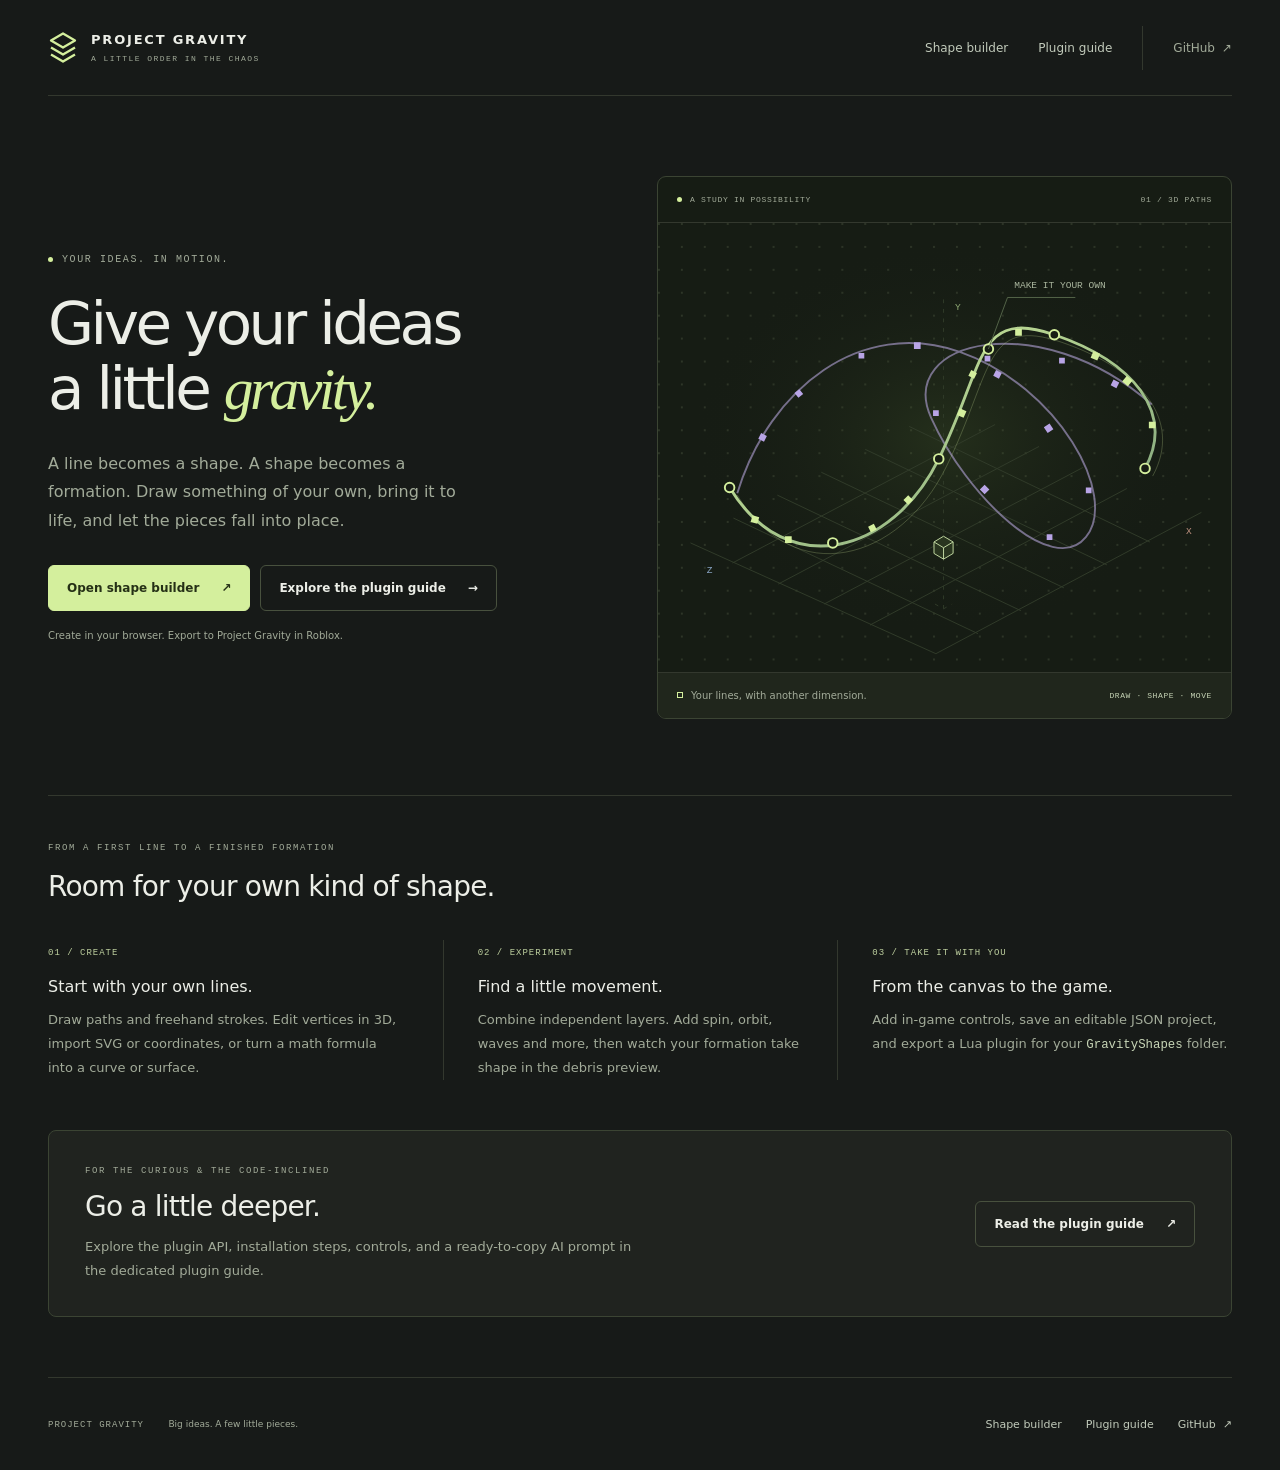
<file: index.html>
<!doctype html>
<html lang="en">
<head>
  <meta charset="utf-8">
  <meta name="viewport" content="width=device-width, initial-scale=1">
  <meta name="theme-color" content="#171a18">
  <meta name="description" content="Make your own Project Gravity formations. Draw custom 3D paths, animate layers, and export a Lua plugin with the web shape builder.">
  <title>Project Gravity · Make something move</title>
  <link rel="icon" href="data:image/svg+xml,%3Csvg xmlns='http://www.w3.org/2000/svg' viewBox='0 0 40 40'%3E%3Crect width='40' height='40' rx='10' fill='%23d4ef9d'/%3E%3Cpath d='M20 6 34 14 20 22 6 14ZM6 21l14 8 14-8M6 28l14 8 14-8' fill='none' stroke='%23222b19' stroke-width='3'/%3E%3C/svg%3E">
  <link rel="stylesheet" href="assets/home.css">
</head>
<body>
  <a class="skip" href="#content">Skip to content</a>
  <header class="topbar shell">
    <a class="brand" href="./" aria-label="Project Gravity home" aria-current="page">
      <svg viewBox="0 0 30 32" fill="none" aria-hidden="true"><path d="m15 2 12 7-12 7L3 9Z M3 16l12 7 12-7M3 23l12 7 12-7" stroke="currentColor" stroke-width="2.3" stroke-linejoin="round"/></svg>
      <span>PROJECT GRAVITY<span class="brand-sub">A LITTLE ORDER IN THE CHAOS</span></span>
    </a>
    <nav aria-label="Main navigation">
      <a href="docs/plugins/builder/">Shape builder</a>
      <a href="docs/plugins/">Plugin guide</a>
      <a class="github-link" href="https://github.com/Project-Ptolemy/Project-Gravity-02">GitHub <span aria-hidden="true">↗</span></a>
    </nav>
  </header>
  <main id="content" class="shell">
    <section class="hero" aria-labelledby="page-title">
      <div class="hero-copy">
        <p class="eyebrow"><span class="status-dot"></span> YOUR IDEAS. IN MOTION.</p>
        <h1 id="page-title">Give your ideas<br>a little <em>gravity.</em></h1>
        <p class="lead">A line becomes a shape. A shape becomes a formation. Draw something of your own, bring it to life, and let the pieces fall into place.</p>
        <div class="actions">
          <a class="button primary" href="docs/plugins/builder/">Open shape builder <span aria-hidden="true">↗</span></a>
          <a class="button secondary" href="docs/plugins/">Explore the plugin guide <span aria-hidden="true">→</span></a>
        </div>
        <p class="caption">Create in your browser. Export to Project Gravity in Roblox.</p>
      </div>
      <figure class="formation-study">
        <div class="study-heading"><span><span class="status-dot"></span> A STUDY IN POSSIBILITY</span><span>01 / 3D PATHS</span></div>
        <svg class="formation-art" viewBox="0 0 600 470" role="img" aria-labelledby="art-title art-description">
          <title id="art-title">A custom path taking shape in three dimensions</title>
          <desc id="art-description">Two flowing green and lavender curves with editable vertices cross above a perspective grid.</desc>
          <defs>
            <pattern id="dots" width="24" height="24" patternUnits="userSpaceOnUse"><circle cx="1" cy="1" r="1" fill="#343d2d"/></pattern>
            <radialGradient id="glow"><stop stop-color="#536d343d"/><stop offset="1" stop-color="#171d1400"/></radialGradient>
            <linearGradient id="ribbon" x1="0" y1="0" x2="1" y2="1"><stop stop-color="#d4ef9d"/><stop offset="1" stop-color="#7da17b"/></linearGradient>
          </defs>
          <path fill="url(#dots)" d="M0 0h600v470H0z"/>
          <ellipse cx="300" cy="225" rx="265" ry="205" fill="url(#glow)"/>
          <g stroke="#323c2b" fill="none" stroke-width="1">
            <path d="m34 335 257 116 278-148M79 309l256 121M125 285l255 121M171 261l254 121M217 237l253 121M263 213l252 121M78 356l275-145M126 378l273-144M174 399l271-143M222 421l269-143"/>
            <path d="M299 80v324m-9-5 9 5 9-5" stroke-dasharray="4 6"/>
          </g>
          <path d="M83 283C117 172 213 99 316 135S483 286 448 329 323 286 286 204 400 87 517 190" fill="none" stroke="#a89aca" stroke-width="2" opacity=".65"/>
          <path d="M75 277C135 376 245 347 294 247S333 89 415 117 542 198 510 257" fill="none" stroke="url(#ribbon)" stroke-width="3"/>
          <path d="M83 285C143 384 253 355 302 255S341 97 423 125 550 206 518 265" fill="none" stroke="#d4ef9d" stroke-width="1" opacity=".25"/>
          <g fill="#171d14" stroke="#d4ef9d" stroke-width="2">
            <circle cx="75" cy="277" r="5"/><circle cx="183" cy="335" r="5"/><circle cx="294" cy="247" r="5"/><circle cx="346" cy="132" r="5"/><circle cx="415" cy="117" r="5"/><circle cx="510" cy="257" r="5"/>
          </g>
          <g fill="#d4ef9d">
            <path d="m99 306 7 2-2 7-7-2zM133 328h7v7h-7zM220 318l6-3 3 6-6 3zM257 290l5-5 5 5-5 5zM313 201l3-7 7 3-3 7zM325 160l3-6 6 3-3 6zM374 111h7v7h-7zM456 134l7 3-3 7-7-3zM491 160l6 5-5 6-6-5zM514 208h7v7h-7z"/>
          </g>
          <g fill="#b8a4e6">
            <path d="m105 226 3-6 6 3-3 6zM143 178l5-4 4 5-5 4zM210 136h6v6h-6zM268 125h7v7h-7zM354 154l6 3-3 6-6-3zM410 210l4 6-6 4-4-6zM448 277h6v6h-6zM407 326h6v6h-6zM342 284l-5-5 5-5 5 5zM288 196h6v6h-6zM342 139h6v6h-6zM420 141h6v6h-6zM477 164l6 3-3 6-6-3z"/>
          </g>
          <g font-family="ui-monospace,Consolas,monospace" font-size="10" fill="#a9b59d">
            <path d="m346 132 20-54h71" fill="none" stroke="#56664a"/>
            <text x="373" y="68">MAKE IT YOUR OWN</text>
            <text x="311" y="91" fill="#91ac76">Y</text><text x="553" y="326" fill="#c09281">X</text><text x="51" y="366" fill="#8facce">Z</text>
          </g>
          <g transform="translate(299 338)" stroke="#c6dda5" fill="#29351f"><path d="m0-10 10 6v12L0 14l-10-6V-4Z"/><path d="m-10-4 10 6 10-6M0 2v12"/></g>
        </svg>
        <figcaption><span><i class="path-dot"></i> Your lines, with another dimension.</span><span class="study-tag">DRAW · SHAPE · MOVE</span></figcaption>
      </figure>
    </section>
    <section class="possibilities" aria-labelledby="possibilities-title">
      <div class="section-heading"><p class="eyebrow">FROM A FIRST LINE TO A FINISHED FORMATION</p><h2 id="possibilities-title">Room for your own kind of shape.</h2></div>
      <div class="steps">
        <article><span class="step-number">01 / CREATE</span><h3>Start with your own lines.</h3><p>Draw paths and freehand strokes. Edit vertices in 3D, import SVG or coordinates, or turn a math formula into a curve or surface.</p></article>
        <article><span class="step-number">02 / EXPERIMENT</span><h3>Find a little movement.</h3><p>Combine independent layers. Add spin, orbit, waves and more, then watch your formation take shape in the debris preview.</p></article>
        <article><span class="step-number">03 / TAKE IT WITH YOU</span><h3>From the canvas to the game.</h3><p>Add in-game controls, save an editable JSON project, and export a Lua plugin for your <code>GravityShapes</code> folder.</p></article>
      </div>
    </section>
    <section class="guide-card" aria-labelledby="guide-title"><div><p class="eyebrow">FOR THE CURIOUS &amp; THE CODE-INCLINED</p><h2 id="guide-title">Go a little deeper.</h2><p>Explore the plugin API, installation steps, controls, and a ready-to-copy AI prompt in the dedicated plugin guide.</p></div><a class="button secondary" href="docs/plugins/">Read the plugin guide <span aria-hidden="true">↗</span></a></section>
  </main>
  <footer class="footer shell"><span>PROJECT GRAVITY <span class="footer-note">Big ideas. A few little pieces.</span></span><nav aria-label="Footer navigation"><a href="docs/plugins/builder/">Shape builder</a><a href="docs/plugins/">Plugin guide</a><a href="https://github.com/Project-Ptolemy/Project-Gravity-02">GitHub <span aria-hidden="true">↗</span></a></nav></footer>
</body>
</html>
</file>
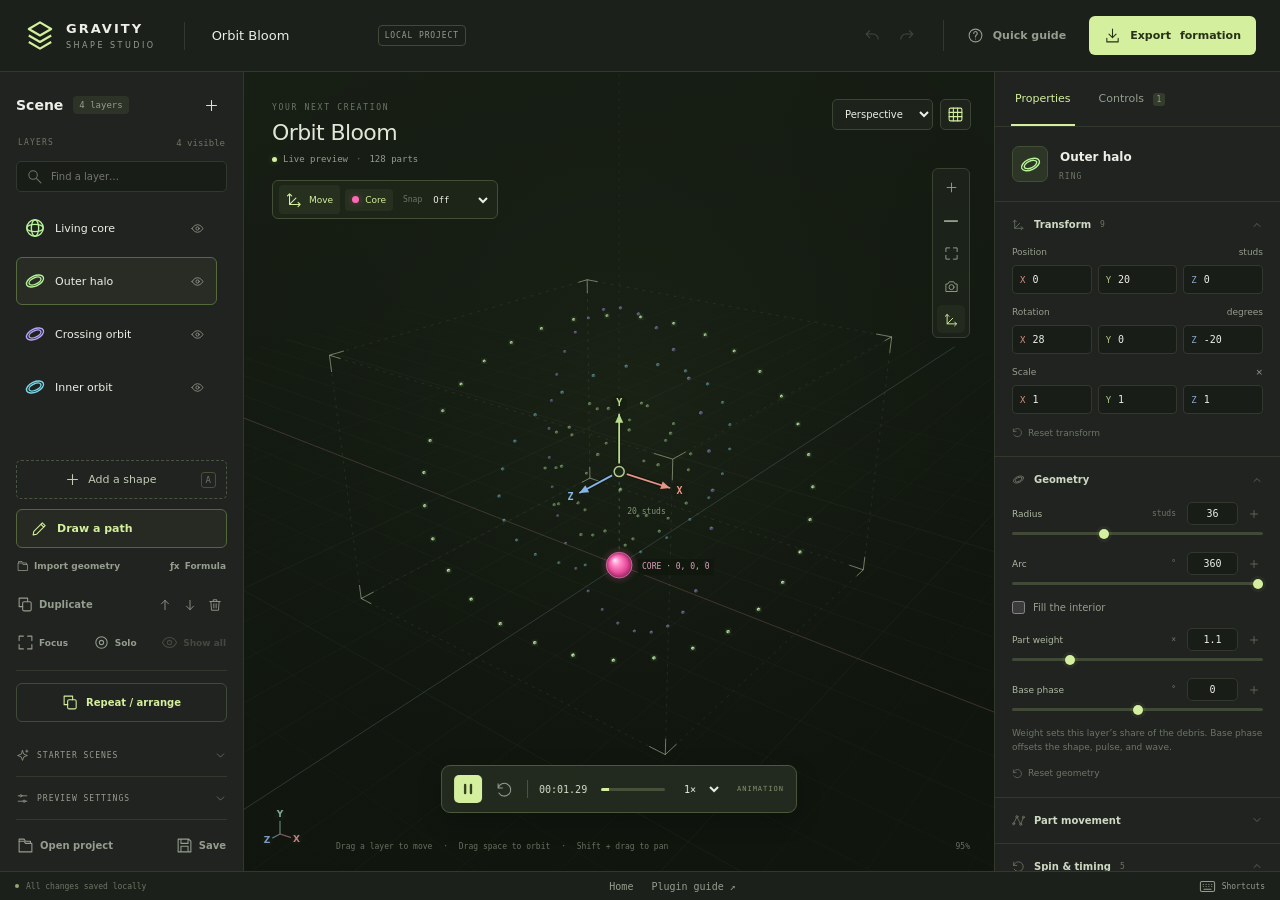
<file: docs/plugins/builder/index.html>
<!doctype html>
<html lang="en" data-density="compact">
<head>
  <meta charset="utf-8">
  <meta name="viewport" content="width=device-width, initial-scale=1, viewport-fit=cover, interactive-widget=resizes-content">
  <meta name="theme-color" content="#171a18">
  <meta name="description" content="Build your own Project Gravity formations. Draw custom 3D paths, import outlines, generate geometry with formulas, animate layers, and export a Lua plugin.">
  <title>Shape Studio · Project Gravity</title>
  <link rel="icon" href="data:image/svg+xml,%3Csvg xmlns='http://www.w3.org/2000/svg' viewBox='0 0 40 40'%3E%3Crect width='40' height='40' rx='10' fill='%23d4ef9d'/%3E%3Cpath d='M20 6 34 14 20 22 6 14ZM6 21l14 8 14-8M6 28l14 8 14-8' fill='none' stroke='%23222b19' stroke-width='3'/%3E%3C/svg%3E">
  <link rel="stylesheet" href="style.css">
  <link rel="stylesheet" href="editors/path-editor.css">
  <link rel="stylesheet" href="editors/source-editor.css">
  <link rel="stylesheet" href="editors/surface-editor.css">
  <link rel="stylesheet" href="editors/repeat-editor.css">
  <link rel="stylesheet" href="mobile.css">
  <link rel="stylesheet" href="editors/path-editor-mobile.css">
  <script type="module" src="app.mjs"></script>
</head>
<body>
  <a class="skip" href="#viewport">Skip to 3D preview</a>
  <header class="topbar">
    <a class="brand" href="../../../" aria-label="Project Gravity home" title="Project Gravity home"><span class="brand-mark"><svg viewBox="0 0 30 32" fill="none"><path d="m15 2 12 7-12 7L3 9Z M3 16l12 7 12-7M3 23l12 7 12-7" stroke="currentColor" stroke-width="2.3" stroke-linejoin="round"/></svg></span><span>GRAVITY<span class="brand-sub">SHAPE STUDIO</span></span></a>
    <div class="project-heading"><span class="header-divider"></span><input id="project-name" aria-label="Project name" maxlength="64" value="Orbit Bloom"><span class="local-badge">LOCAL PROJECT</span></div>
    <div class="header-actions"><div class="history-actions"><button id="undo" class="icon-button" title="Undo (Ctrl+Z)" aria-label="Undo" data-icon="undo"></button><button id="redo" class="icon-button" title="Redo (Ctrl+Shift+Z)" aria-label="Redo" data-icon="redo"></button></div><button id="help" class="quiet-button"><span data-icon="help"></span><span class="hide-small">Quick guide</span></button><button id="export" class="primary-button"><span data-icon="download"></span>Export<span class="hide-small"> formation</span></button></div>
  </header>
  <main class="workspace" data-mobile-panel="scene">
    <aside id="scene-panel" tabindex="-1" class="left-panel panel" aria-label="Scene layers and shapes">
      <div class="panel-heading"><h1>Scene</h1><span id="layer-count" class="count-badge">3 layers</span><button id="add-layer" class="icon-button accent-icon" aria-label="Add shape" title="Add shape" data-icon="plus"></button></div>
      <div class="left-section-label"><span>LAYERS</span><span id="visible-count">3 visible</span></div>
      <label class="layer-search"><span data-icon="search"></span><input id="layer-search" type="search" placeholder="Find a layer…" aria-label="Find a layer" autocomplete="off"></label>
      <div id="layers" class="layers" role="list" aria-label="Formation layers"></div>
      <button id="add-shape" class="add-shape-button"><span data-icon="plus"></span>Add a shape<span class="key-hint">A</span></button>
      <div class="creation-actions"><button id="draw-path" class="secondary-button"><span data-icon="edit"></span>Draw a path</button><div><button id="import-geometry" class="quiet-button" title="Import SVG outlines or coordinates"><span data-icon="folder"></span>Import geometry</button><button id="formula-geometry" class="quiet-button" title="Generate a curve or surface with math">ƒx <span>Formula</span></button></div></div>
      <div class="layer-actions"><button id="duplicate" class="quiet-button" title="Duplicate selected layer (Ctrl+D)"><span data-icon="copy"></span>Duplicate</button><div><button id="move-up" class="icon-button" aria-label="Move layer up" title="Move layer up" data-icon="arrow-up"></button><button id="move-down" class="icon-button" aria-label="Move layer down" title="Move layer down" data-icon="arrow-down"></button><button id="delete-layer" class="icon-button" aria-label="Delete selected layer" title="Delete selected layer" data-icon="trash"></button></div></div>
      <div class="layer-utilities"><button id="focus-layer" class="quiet-button" title="Frame selected layer"><span data-icon="maximize"></span>Focus</button><button id="solo-layer" class="quiet-button" title="Show only the selected layer; click again to restore visibility" aria-pressed="false"><span data-icon="solo"></span>Solo</button><button id="show-all" class="quiet-button" title="Show every layer"><span data-icon="eye"></span>Show all</button></div>
      <button id="repeat-layer" class="secondary-button repeat-layer-button" title="Create editable copies in a line or around an axis"><span data-icon="copy"></span>Repeat / arrange</button>
      <details class="sidebar-disclosure presets-section"><summary><span data-icon="sparkles"></span><span>STARTER SCENES</span><span class="disclosure-arrow" data-icon="chevron"></span></summary><p>Start with a spark. Make it yours.</p><div class="preset-grid" id="presets"></div><button id="new-project" class="text-button">Or start with an empty scene <span aria-hidden="true">↗</span></button></details>
      <details class="sidebar-disclosure preview-settings"><summary><span data-icon="sliders"></span><span>PREVIEW SETTINGS</span><span class="disclosure-arrow" data-icon="chevron"></span></summary><label class="setting-row" for="part-count">Debris count<select id="part-count"><option value="128" selected>128 parts</option><option value="256">256 parts</option><option value="640">640 parts</option><option value="1024">1,024 parts</option><option value="2048">2,048 parts</option><option value="4096">4,096 parts</option><option value="8192">8,192 parts</option></select></label><label class="setting-row" for="point-size">Debris size<input id="point-size" type="range" min="0.25" max="10" step="0.05" value="3.4"></label><label class="setting-row" for="preview-time">Go to time (s)<input id="preview-time" type="number" min="-3600" max="3600" step="0.01" value="0"></label><div class="frame-controls"><button id="frame-back" class="quiet-button" title="Pause and go back one frame at 60 fps">−1 frame</button><button id="frame-forward" class="quiet-button" title="Pause and advance one frame at 60 fps">+1 frame</button></div><p class="micro-copy">New scenes start with 128 parts. In game, your formation uses the parts available around you. Colors and this clock are for preview.</p></details>
      <div class="project-files"><button id="import-project" class="quiet-button"><span data-icon="folder"></span>Open project</button><button id="save-project" class="quiet-button"><span data-icon="save"></span>Save</button><input type="file" id="project-file" accept=".json,.gravity,application/json" hidden></div>
    </aside>
    <section class="canvas-area" aria-label="Live 3D formation preview">
      <canvas id="viewport" tabindex="0" aria-label="Interactive 3D formation preview. Drag a layer to move it or use its X Y Z handles. Drag empty space to orbit, shift drag to pan, scroll to zoom. Press Escape to cancel a move."></canvas>
      <div class="canvas-top"><div class="scene-caption"><span class="eyebrow">YOUR NEXT CREATION</span><h2 id="scene-name">Orbit Bloom</h2><p><span class="live-dot"></span><span id="preview-status">Live preview</span><span class="caption-dot">·</span><span id="point-count">128 parts</span></p></div><div class="view-options"><label class="sr-only" for="camera-view">Camera view</label><select id="camera-view"><option value="perspective">Perspective</option><option value="front">Front</option><option value="top">Top</option><option value="right">Right</option></select><button id="toggle-grid" class="icon-button active" aria-label="Toggle grid" title="Toggle grid" aria-pressed="true" data-icon="grid"></button></div></div>
      <div class="canvas-tools"><button id="zoom-in" class="icon-button" title="Zoom in" aria-label="Zoom in" data-icon="plus"></button><button id="zoom-out" class="icon-button" title="Zoom out" aria-label="Zoom out">&minus;</button><button id="fit-view" class="icon-button" title="Fit formation (F)" aria-label="Fit formation in view" data-icon="maximize"></button><button id="screenshot" class="icon-button" title="Download preview image" aria-label="Download preview image" data-icon="camera"></button><button id="toggle-axes" class="icon-button active" title="Toggle axes" aria-label="Toggle axes" aria-pressed="true" data-icon="axes"></button></div>
      <div class="manipulation-tools" role="toolbar" aria-label="Positioning tools"><button id="toggle-move" class="tool-toggle active" aria-pressed="true" title="Drag layers to move them; disable to orbit from anywhere"><span data-icon="axes"></span>Move</button><button id="toggle-core" class="tool-toggle active" aria-pressed="true" title="Show the 5-stud Gravity core at the origin"><span class="core-dot"></span>Core</button><label for="snap-size">Snap</label><select id="snap-size" aria-label="Position snapping"><option value="0">Off</option><option value="0.1">0.1 stud</option><option value="0.5">0.5 stud</option><option value="1">1 stud</option><option value="5">5 studs</option></select></div>
      <div id="drag-readout" class="drag-readout" role="status" hidden></div>
      <div id="empty-scene" class="empty-scene" hidden><div class="empty-orbit" data-icon="orbit"></div><h2>It starts with a shape.</h2><p>A ring, a sphere, or something entirely your own.<br>Add your first layer and see where it goes.</p><button id="empty-add" class="primary-button"><span data-icon="plus"></span>Add your first shape</button></div>
      <div id="motion-hint" class="motion-hint" hidden><span id="motion-hint-text">Play is running. Add movement to animate these parts.</span><button id="configure-movement" class="secondary-button" type="button">Configure movement</button></div>
      <div class="playback-bar"><button id="play-pause" class="play-button" aria-label="Pause animation" title="Play or pause (Space)" data-icon="pause"></button><button id="restart" class="icon-button" aria-label="Restart animation" title="Restart animation" data-icon="restart"></button><span class="playback-divider"></span><span class="time-display" id="time-display">00:00.00</span><div class="timeline-track" aria-hidden="true"><span id="timeline-progress"></span></div><label class="sr-only" for="playback-speed">Playback speed</label><select id="playback-speed"><option value="-1">−1×</option><option value="0.25">0.25×</option><option value="0.5">0.5×</option><option value="1" selected>1×</option><option value="2">2×</option></select><span class="live-label">ANIMATION</span></div>
      <div class="canvas-bottom"><span>Drag a layer to move <span>·</span> Drag space to orbit <span>·</span> Shift + drag to pan</span><span id="zoom-value">100%</span></div>
    </section>
    <aside id="inspector-panel" tabindex="-1" class="right-panel panel" aria-label="Layer properties and in-game controls">
      <div class="inspector-tabs" role="tablist" aria-label="Inspector"><button id="properties-tab" class="active" role="tab" aria-selected="true" aria-controls="properties-panel">Properties</button><button id="controls-tab" role="tab" aria-selected="false" aria-controls="controls-panel">Controls <span id="control-count">0</span></button></div>
      <div id="properties-panel" role="tabpanel" aria-labelledby="properties-tab"></div>
      <div id="controls-panel" role="tabpanel" aria-labelledby="controls-tab" hidden></div>
      <div class="inspector-footer"><span class="small-orbit" data-icon="orbit"></span><span>Big ideas. A few little pieces.</span></div>
    </aside>
    <nav id="mobile-navigation" class="mobile-navigation" aria-label="Studio workspace">
      <button type="button" data-panel="preview" aria-pressed="false" aria-controls="viewport"><span data-icon="maximize"></span>Preview</button>
      <button type="button" data-panel="scene" aria-pressed="true" aria-controls="scene-panel"><span data-icon="cube"></span>Layers</button>
      <button type="button" data-panel="properties" aria-pressed="false" aria-controls="properties-panel"><span data-icon="edit"></span>Edit</button>
      <button type="button" data-panel="controls" aria-pressed="false" aria-controls="controls-panel"><span data-icon="sliders"></span>Controls</button>
    </nav>
  </main>
  <footer class="statusbar"><span><span class="status-dot"></span><span id="save-status">All changes saved locally</span></span><label class="mobile-density" for="mobile-density">UI size<select id="mobile-density"><option value="compact">Compact</option><option value="comfortable">Comfortable</option></select></label><nav class="site-navigation" aria-label="Site navigation"><a href="../../../">Home</a><a href="../">Plugin guide <span aria-hidden="true">↗</span></a></nav><button id="keyboard-help" class="text-button" aria-label="Quick guide and keyboard shortcuts"><span data-icon="keyboard"></span><span class="hide-small">Shortcuts</span></button></footer>
  <dialog id="shape-dialog" class="modal shape-modal"><div class="modal-heading"><div><span class="eyebrow">BUILD IT YOUR WAY</span><h2>Start with your own lines.</h2></div><button class="icon-button" data-close aria-label="Close shape library" data-icon="close"></button></div><p class="modal-intro">Draw a custom outline, bring in your own geometry, or combine simple shapes. Every layer can move, overlap and take on its own form.</p><div id="custom-shape-library" class="custom-shape-library"><button data-create="path"><span data-icon="edit"></span><strong>Draw a path</strong><small>Vertices, curves &amp; freehand</small></button><button data-create="svg"><span data-icon="folder"></span><strong>Import SVG</strong><small>Your outlines, as layers</small></button><button data-create="coordinates"><span data-icon="axes"></span><strong>Coordinates</strong><small>3D paths &amp; point clouds</small></button><button data-create="formula"><span class="formula-icon">ƒx</span><strong>Math formulas</strong><small>Generate curves &amp; surfaces</small></button></div><p class="library-label">OR START WITH A SIMPLE SHAPE</p><div id="shape-library" class="shape-library"></div></dialog>
  <dialog id="control-dialog" class="modal control-modal"><form id="control-form"><div class="modal-heading"><div><span class="eyebrow">MAKE IT INTERACTIVE</span><h2 id="control-dialog-title">Add a control</h2></div><button type="button" class="icon-button" data-close aria-label="Close control editor" data-icon="close"></button></div><p class="modal-intro">Sliders, switches, and actions that work here and in your exported plugin. Slider values support up to six decimal places.</p><div class="form-columns"><label class="form-label">Control type<select id="control-type"><option value="slider">Slider</option><option value="toggle">Toggle switch</option><option value="button">Action button</option></select></label><label class="form-label">Layer<select id="control-layer" required></select></label></div><label class="form-label">Control name<input id="control-name" required maxlength="48" placeholder="e.g. Orbit radius"></label><label id="control-property-label" class="form-label">Property<select id="control-property" required></select></label><label id="control-action-label" class="form-label" hidden>Action<select id="control-action"><option value="restart">Restart layer animation</option><option value="reverse">Reverse layer animation</option><option value="reset">Reset layer controls</option></select></label><div id="control-number-fields" class="form-columns thirds"><label class="form-label">Minimum<input type="number" step="any" id="control-min" required></label><label class="form-label">Maximum<input type="number" step="any" id="control-max" required></label><label class="form-label">Default<input type="number" step="any" id="control-default" required></label></div><label id="control-toggle-label" class="checkbox-row" hidden><input id="control-toggle-default" type="checkbox">Start switched on</label><p id="control-action-note" class="micro-copy" hidden>Actions run once per click. They are exported as real Project Gravity buttons.</p><p class="form-error" id="control-error" role="alert"></p><div class="modal-actions"><button type="button" class="secondary-button" data-close>Cancel</button><button class="primary-button" type="submit">Save control<span data-icon="check"></span></button></div></form></dialog>
  <dialog id="export-dialog" class="modal export-modal"><div class="modal-heading"><div><span class="eyebrow">FROM AN IDEA TO IN GAME</span><h2>Take your formation with you.</h2></div><button class="icon-button" data-close aria-label="Close export" data-icon="close"></button></div><div class="export-summary"><span data-icon="cube"></span><span id="export-summary"></span><span class="file-badge">.LUA</span></div><details id="export-source" class="export-source"><summary>View generated Lua</summary><label class="sr-only" for="export-code">Generated Lua plugin</label><textarea id="export-code" readonly spellcheck="false"></textarea></details><div class="export-instructions"><span class="step-number">1</span><p>Choose <strong>Copy Lua</strong>. In game, open the shape selector and choose <strong>+ Custom shape</strong>.</p><span class="step-number">2</span><p>Paste the full script, give it a name, and choose <strong>Review shape</strong>, then <strong>Add &amp; use</strong>. It saves for future sessions when local file storage is available.</p></div><p class="micro-copy">Positions are measured in studs from the Gravity core, with Y up. Match the debris count and controls to compare targets in game. Physics, collisions and speed limits affect how closely real parts follow them. Save a project file to edit your layers later.</p><p id="export-copy-status" class="export-copy-status" role="status" aria-live="polite"></p><div class="modal-actions"><button id="copy-lua" class="primary-button"><span data-icon="copy"></span>Copy Lua</button><button id="download-lua" class="secondary-button"><span data-icon="download"></span>Download plugin</button></div></dialog>
  <dialog id="help-dialog" class="modal help-modal">
    <div class="modal-heading"><div><span class="eyebrow">A SMALL GUIDE TO BIG IDEAS</span><h2>Meet your shape studio.</h2></div><button class="icon-button" data-close aria-label="Close quick guide" data-icon="close"></button></div>
    <div class="help-steps">
      <div><span class="step-number">1</span><h3>Draw and reshape</h3><p>Draw a path or sketch freehand. Edit points in XY, XZ or YZ. Use Select or Shift-click for groups of vertices, then move, rotate, scale or flatten the selection. Choose Apply path to keep your edits.</p></div>
      <div><span class="step-number">2</span><h3>Build on your ideas</h3><p>Import SVG or coordinates, generate geometry with formulas, or start with a polygon. Make a surface extrudes or revolves a path. Repeat / arrange creates editable copies in a line or around an axis.</p></div>
      <div><span class="step-number">3</span><h3>Bring it to life</h3><p>Add spin, orbit, pulse or waves. Use Controls for sliders, switches and action buttons. Save an editable JSON project, then export your Lua plugin for the game.</p></div>
    </div>
    <p class="motion-help touch-help">On a phone, switch between <strong>Preview, Layers, Edit, and Controls</strong> using the bottom bar. Drag with one finger to orbit; pinch with two fingers to zoom and pan. Turn on <strong>Move</strong> to position a layer. Tap a number to enter an exact value.</p><p class="motion-help">To move individual pieces, open <strong>Part movement</strong>: set <strong>Path flow speed</strong> on an outline, or give X, Y or Z a distance and choose a frequency. Stagger spreads the motion across pieces; axis phases create orbits. <strong>Track a part</strong> follows one piece so you can see it move. New custom shapes start still: Play advances time, and nonzero movement settings animate the parts. <strong>Time scale</strong> in Spin &amp; timing must also be nonzero.</p>
    <div class="shortcut-grid"><span>Orbit / pan</span><span>Drag / Shift + drag</span><span>Play / pause</span><kbd>Space</kbd><span>Add a shape / fit view</span><span><kbd>A</kbd> / <kbd>F</kbd></span><span>Undo / redo</span><span><kbd>Ctrl Z</kbd> / <kbd>Ctrl Shift Z</kbd></span><span>Duplicate / delete layer</span><span><kbd>Ctrl D</kbd> / <kbd>Delete</kbd></span><span>Save project</span><kbd>Ctrl S</kbd></div>
    <p class="micro-copy">New scenes start with 128 debris parts; adjust the count in Preview settings. Projects autosave when browser storage has room. Save JSON for a portable backup. Preview colors and debris size do not recolor or resize Roblox parts.</p>
    <a class="text-button guide-link" href="../" target="_blank" rel="noopener">Read the plugin guide <span aria-hidden="true">↗</span></a>
  </dialog>
  <div id="toast" class="toast" role="status" aria-live="polite"></div>
  <noscript><div class="noscript">Enable JavaScript to use Shape Studio. <a href="../">The plugin guide</a> is also available.</div></noscript>
</body>
</html>
</file>
<file: assets/home.css>
:root {
  color-scheme: dark;
  --bg: #171a18;
  --panel: #20231f;
  --line: #33382e;
  --text: #eceee7;
  --muted: #a2ab99;
  --accent: #d4ef9d;
  --mono: ui-monospace, SFMono-Regular, Consolas, monospace;
  font-family: "Segoe UI", system-ui, -apple-system, sans-serif;
}
* { box-sizing: border-box; }
body { margin: 0; background: var(--bg); color: var(--text); }
a { color: inherit; text-underline-offset: 5px; }
a:focus-visible { outline: 2px solid var(--accent); outline-offset: 5px; }
a:hover { color: var(--accent); }
::selection { background: #566a3c; color: #f3ffe4; }
.shell { width: min(1360px, 100% - 96px); margin-inline: auto; }
.topbar { min-height: 96px; display: flex; align-items: center; justify-content: space-between; gap: 32px; border-bottom: 1px solid var(--line); }
.brand { display: inline-flex; align-items: center; gap: 13px; text-decoration: none; font-size: 13px; font-weight: 750; letter-spacing: 1.8px; }
.brand svg { width: 30px; height: 33px; color: var(--accent); flex-shrink: 0; }
.brand-sub { display: block; margin-top: 7px; font: 8px var(--mono); letter-spacing: 1.45px; color: var(--muted); }
nav { display: flex; align-items: center; gap: 30px; }
nav a { display: inline-flex; align-items: center; gap: 7px; min-height: 44px; text-decoration: none; font-size: 12px; color: #c2cbbb; }
.github-link { color: var(--muted); padding-left: 30px; border-left: 1px solid var(--line); }
.hero { display: grid; grid-template-columns: 1fr 1fr; align-items: center; gap: 34px; padding: 80px 0 76px; }
.hero-copy { padding: 12px 0; }
.eyebrow { display: flex; align-items: center; gap: 9px; font: 10px/1.7 var(--mono); letter-spacing: 1.6px; color: var(--muted); margin: 0 0 23px; }
.status-dot { display: inline-block; width: 5px; height: 5px; border-radius: 50%; background: var(--accent); flex-shrink: 0; }
h1 { margin: 0; font-size: clamp(44px, 4.65vw, 70px); font-weight: 450; line-height: 1.1; letter-spacing: -3.5px; }
h1 em { color: var(--accent); font-weight: 400; font-family: Georgia, "Times New Roman", serif; }
.lead { max-width: 440px; color: var(--muted); font-size: 16px; line-height: 1.8; margin: 27px 0 29px; }
.actions { display: flex; gap: 10px; flex-wrap: wrap; }
.button { min-height: 46px; display: inline-flex; align-items: center; justify-content: center; gap: 22px; padding: 13px 18px; border: 1px solid #48513e; border-radius: 6px; text-decoration: none; font-size: 12px; font-weight: 600; }
.primary { background: var(--accent); border-color: var(--accent); color: #253016; }
.primary:hover { background: #e1ffad; color: #253016; }
.secondary:hover { background: #292f24; border-color: #708357; }
.caption { font-size: 10px; line-height: 1.7; color: var(--muted); margin: 16px 0 0; }
.formation-study { margin: 0; min-width: 0; border: 1px solid #3b4433; border-radius: 9px; background: #161c14; overflow: hidden; }
.study-heading { display: flex; justify-content: space-between; gap: 16px; padding: 18px 19px; border-bottom: 1px solid var(--line); font: 8px var(--mono); letter-spacing: .7px; color: var(--muted); }
.study-heading>span:first-child { display: flex; align-items: center; gap: 8px; }
.formation-art { display: block; width: 100%; height: auto; }
figcaption { display: flex; align-items: center; justify-content: space-between; flex-wrap: wrap; gap: 14px; padding: 17px 19px; border-top: 1px solid var(--line); font-size: 10px; color: var(--muted); background: #20261c; }
figcaption>span:first-child { display: flex; align-items: center; gap: 8px; }
.path-dot { display: inline-block; width: 6px; height: 6px; border: 1px solid var(--accent); }
.study-tag { font: 8px var(--mono); letter-spacing: .6px; color: #c8d6b7; }
.possibilities { border-top: 1px solid var(--line); padding: 45px 0 50px; }
.section-heading .eyebrow { margin-bottom: 13px; font-size: 9px; }
h2 { margin: 0; font-weight: 450; font-size: 28px; letter-spacing: -.8px; line-height: 1.3; }
.steps { margin-top: 34px; display: grid; grid-template-columns: repeat(3, minmax(0, 1fr)); }
.steps article { padding-right: 38px; }
.steps article+article { padding-left: 34px; border-left: 1px solid var(--line); }
.steps article:last-child { padding-right: 0; }
.step-number { color: #bed09f; font: 9px var(--mono); letter-spacing: 1px; }
h3 { font-size: 16px; font-weight: 500; margin: 18px 0 12px; }
.steps p, .guide-card p:not(.eyebrow) { font-size: 13px; line-height: 1.85; color: var(--muted); margin: 0; max-width: 570px; }
code { font: .95em var(--mono); color: #c8d6b7; }
.guide-card { display: flex; align-items: center; justify-content: space-between; gap: 38px; padding: 33px 36px; margin: 0 0 60px; border: 1px solid #3b4433; border-radius: 8px; background: var(--panel); }
.guide-card .eyebrow { font-size: 9px; margin-bottom: 10px; }
.guide-card h2 { margin-bottom: 10px; }
.guide-card .button { flex-shrink: 0; }
.footer { border-top: 1px solid var(--line); padding: 24px 0; display: flex; align-items: center; justify-content: space-between; gap: 25px; color: var(--muted); font: 9px var(--mono); letter-spacing: 1px; }
.footer-note { margin-left: 18px; font-family: "Segoe UI", system-ui, sans-serif; letter-spacing: 0; }
.footer nav { gap: 24px; }
.footer nav a { font: 11px "Segoe UI", system-ui, sans-serif; letter-spacing: 0; }
.skip { position: fixed; top: -100px; left: 16px; z-index: 10; padding: 12px; background: var(--accent); color: #253016; }
.skip:focus { top: 12px; }
@media (min-width: 1600px) { .hero { gap: 70px; padding-block: 96px; } }
@media (max-width: 1100px) {
  .shell { width: calc(100% - 56px); }
  .hero { gap: 26px; padding-block: 56px; }
  h1 { letter-spacing: -2.5px; }
  .study-heading>span:last-child { display: none; }
  .steps article { padding-right: 24px; }
  .steps article+article { padding-left: 24px; }
  .footer-note { display: block; margin: 8px 0 0; }
}
@media (max-width: 760px) {
  .topbar { min-height: 110px; flex-wrap: wrap; gap: 8px 22px; padding-block: 20px 8px; }
  .topbar nav { width: 100%; gap: 24px; }
  .github-link { margin-left: auto; padding-left: 0; border: 0; }
  .hero { grid-template-columns: 1fr; gap: 32px; padding-block: 36px 42px; }
  .hero-copy { padding: 0; }
  h1 { font-size: clamp(44px, 8vw, 64px); }
  .lead { max-width: 510px; margin-block: 22px; }
  .formation-study { max-width: 580px; width: 100%; justify-self: center; }
  .study-heading>span:last-child { display: inline; }
  .possibilities { padding-block: 34px; }
  .steps { grid-template-columns: 1fr; gap: 24px; margin-top: 28px; }
  .steps article { padding: 0; }
  .steps article+article { border-left: 0; border-top: 1px solid var(--line); padding: 24px 0 0; }
  h3 { margin-block: 12px 8px; }
  .guide-card { flex-direction: column; align-items: flex-start; padding: 25px; gap: 22px; margin-bottom: 38px; }
  .footer { flex-wrap: wrap; gap: 13px; }
  .footer nav { gap: 25px; }
}
@media (max-width: 400px) {
  .shell { width: calc(100% - 36px); }
  .brand-sub { font-size: 7px; }
  .topbar nav { gap: 18px; }
  .topbar nav a { font-size: 11px; }
  .eyebrow { font-size: 9px; }
  h1 { font-size: 42px; letter-spacing: -2px; }
  .lead { font-size: 15px; }
  .actions .button { width: 100%; justify-content: space-between; }
  .study-heading { padding: 15px; font-size: 7px; }
  .study-tag { display: none; }
  h2 { font-size: 25px; }
}
</file>
<file: docs/plugins/builder/style.css>
:root{color-scheme:dark;--bg:#171a18;--panel:#20231f;--panel-hover:#292d26;--canvas:#141814;--line:#33382e;--line-soft:#2b3027;--text:#eceee7;--muted:#959d8e;--subtle:#6c7665;--accent:#d4ef9d;--accent-dark:#2c3723;--mono:ui-monospace,SFMono-Regular,Consolas,monospace;--radius:7px;font-family:Inter,"Segoe UI",system-ui,-apple-system,sans-serif;font-size:12px}
select{color-scheme:dark}select option,select optgroup{background:#20271c!important;color:#eceee7!important}select option:checked{background:#405330!important;color:#e8ffd0!important}
.control-type-actions{display:flex;gap:6px;margin-top:8px}.control-type-actions .secondary-button{flex:1;font-size:9px;padding:8px 4px}
.boolean-property{display:flex;align-items:center;justify-content:space-between;gap:8px;margin:11px 0}.boolean-property .checkbox-row{margin:0;flex:1}
.control-switch{display:flex;align-items:center;justify-content:space-between;gap:12px;font-size:11px;color:var(--text);padding:12px 0 2px}.control-switch input{width:34px;height:19px;appearance:none;background:#3c4934;border:1px solid #63754b;border-radius:12px;position:relative;cursor:pointer;padding:0}.control-switch input:before{content:'';position:absolute;left:3px;top:3px;width:11px;height:11px;background:#96a885;border-radius:50%;transition:transform .15s}.control-switch input:checked{background:var(--accent);border-color:var(--accent)}.control-switch input:checked:before{background:#2c3c1d;transform:translateX(15px)}
.control-action-button{width:100%;margin-top:12px;padding:10px}.cut-presets{display:grid;grid-template-columns:repeat(3,1fr);gap:6px;margin:12px 0}.cut-presets button{padding:7px 4px;background:#293521;border:1px solid #4a5f35;border-radius:4px;color:#c3d8ac;font-size:9px}.cut-presets button:hover{background:#3c4e2d;border-color:var(--accent)}.cut-axis-field{display:flex;align-items:center;justify-content:space-between;font-size:10px;color:var(--muted);margin:12px 0}.cut-axis-field select{width:86px}.control-action-description{font-size:9px;color:var(--muted);line-height:1.6;margin-top:9px}
.creation-actions{padding:10px 0 1px;flex-shrink:0}.creation-actions>.secondary-button{width:100%;justify-content:flex-start;color:var(--accent);background:#d4ef9d08;border-color:#53673d;font-size:11px}.creation-actions>div{display:flex;justify-content:space-between;gap:6px;margin-top:5px}.creation-actions .quiet-button{font-size:9px;gap:5px}.creation-actions .quiet-button svg{width:12px;height:12px}.custom-geometry-panel{padding:17px;border-bottom:1px solid var(--line);background:#d4ef9d04}.custom-geometry-panel>p{font-size:10px;color:var(--muted);line-height:1.7;margin:10px 0}.custom-geometry-panel>.secondary-button{width:100%;color:var(--accent);font-size:11px}.custom-geometry-summary{display:flex;justify-content:space-between;gap:7px;font:9px var(--mono);color:var(--muted);margin-bottom:12px}.custom-geometry-summary span:last-child{color:var(--accent)}.geometry-mirrors{display:flex;align-items:center;gap:14px;font-size:10px;color:var(--muted)}.geometry-mirrors button{padding:5px 10px;border:1px solid var(--line)}.custom-shape-library{display:grid;grid-template-columns:repeat(2,minmax(0,1fr));gap:10px}.custom-shape-library button{display:grid;grid-template-columns:32px 1fr;gap:6px 12px;text-align:left;padding:16px;background:#d4ef9d07;border:1px solid #4a5d38;border-radius:7px}.custom-shape-library button:hover{background:#d4ef9d12;border-color:var(--accent)}.custom-shape-library button>span{grid-row:1/3;align-self:center;color:var(--accent)}.custom-shape-library button svg{width:28px;height:28px}.custom-shape-library strong{font-size:12px;font-weight:550;color:var(--text)}.custom-shape-library small{font-size:10px;color:var(--muted)}.formula-icon{font:24px Georgia,serif}.library-label{font:9px var(--mono);letter-spacing:1px;color:var(--muted);margin:24px 0 14px}
@media(max-width:740px){.creation-actions>div{flex-wrap:wrap;justify-content:flex-start;gap:2px 10px}.creation-actions>.secondary-button{font-size:10px;padding:10px 8px}.custom-geometry-panel{padding:14px}.custom-geometry-summary{flex-wrap:wrap}.custom-shape-library button{grid-template-columns:1fr;padding:13px;gap:8px}.custom-shape-library button>span{grid-row:auto}.custom-shape-library small{font-size:9px}}
select{color-scheme:dark}select option,select optgroup{background-color:#20271c!important;color:#eceee7!important}select option:checked{background-color:#405330!important;color:#e8ffd0!important}
*{box-sizing:border-box}body{margin:0;background:var(--bg);color:var(--text)}button,input,select,textarea{font:inherit}button,a,input,select,textarea{outline-offset:3px}button:focus-visible,a:focus-visible,input:focus-visible,select:focus-visible,textarea:focus-visible,canvas:focus-visible{outline:2px solid var(--accent)}button{cursor:pointer}button:disabled{opacity:.3;cursor:default}button,a,input,select{transition:background .15s,border-color .15s,color .15s}button{color:inherit}a{color:inherit}button svg,span[data-icon]>svg{width:17px;height:17px;display:block;flex-shrink:0}input,select,textarea{min-width:0;background:#191d17;border:1px solid var(--line);color:var(--text);border-radius:5px;padding:8px 10px}input:hover,select:hover{border-color:#515c45}input:focus,select:focus{border-color:var(--accent)}input[type=number]{font:11px var(--mono);appearance:textfield;-moz-appearance:textfield}input[type=number]::-webkit-inner-spin-button{appearance:none}input[type=range]{appearance:none;-webkit-appearance:none;height:3px;padding:0;background:#404a36;border:0;border-radius:3px;accent-color:var(--accent);cursor:pointer}input[type=range]::-webkit-slider-thumb{appearance:none;width:10px;height:10px;border-radius:50%;background:var(--accent);box-shadow:0 0 0 3px #d4ef9d0c}input[type=range]::-moz-range-thumb{width:10px;height:10px;border:0;border-radius:50%;background:var(--accent)}input[type=color]{padding:0;border:0;width:26px;height:26px;background:none;cursor:pointer}input[type=color]::-webkit-color-swatch-wrapper{padding:0}input[type=color]::-webkit-color-swatch{border:0;border-radius:50%}input[type=checkbox]{accent-color:var(--accent)}select{cursor:pointer;padding-right:22px;font-size:11px}h1,h2,h3,p{margin:0}h1{font-size:14px;font-weight:600}h2{font-size:14px;font-weight:550}h3{font-size:12px;font-weight:550}.topbar{height:72px;display:flex;align-items:center;gap:28px;padding:0 24px;border-bottom:1px solid var(--line);background:#1c201a}.brand{display:flex;align-items:center;gap:11px;text-decoration:none;font-size:13px;font-weight:750;letter-spacing:2px;flex-shrink:0}.brand-sub{display:block;color:var(--muted);font-size:8px;font-weight:500;letter-spacing:2.5px;margin-top:5px}.brand-mark{display:grid;place-items:center;color:var(--accent);width:31px}.brand-mark svg{width:28px;height:31px}.project-heading{display:flex;align-items:center;gap:18px;min-width:0}.header-divider{height:28px;width:1px;background:var(--line);margin-right:3px}#project-name{background:transparent;border:1px solid transparent;font-size:13px;font-weight:500;width:154px;padding:8px 5px;text-overflow:ellipsis}#project-name:hover,#project-name:focus{border-color:var(--line)}.local-badge{font:8px var(--mono);color:var(--muted);letter-spacing:.9px;border:1px solid #414937;border-radius:4px;padding:5px 6px;white-space:nowrap}.header-actions{display:flex;align-items:center;gap:22px;margin-left:auto;flex-shrink:0}.history-actions{display:flex;gap:3px;padding-right:21px;border-right:1px solid var(--line)}.icon-button{display:inline-flex;align-items:center;justify-content:center;width:31px;height:31px;padding:6px;border:0;border-radius:5px;background:transparent;color:var(--muted);flex-shrink:0}.icon-button:hover:not(:disabled){background:var(--panel-hover);color:var(--text)}.icon-button.active{color:var(--accent);background:#d4ef9d0b}.primary-button,.secondary-button,.quiet-button{display:inline-flex;align-items:center;justify-content:center;gap:9px;border:1px solid transparent;border-radius:6px;padding:10px 14px;font-size:11px;font-weight:550;white-space:nowrap;text-decoration:none}.primary-button{background:var(--accent);color:#253016}.primary-button:hover{background:#e1ffad}.primary-button svg{width:15px;height:15px}.secondary-button{background:transparent;border-color:#414a37}.secondary-button:hover{background:var(--panel-hover);border-color:#66794e}.quiet-button{background:transparent;color:var(--muted);padding:6px 0;font-size:11px}.quiet-button:hover{color:var(--text)}.quiet-button svg{width:15px;height:15px}.text-button{background:none;border:0;padding:0;color:var(--muted);font-size:10px;cursor:pointer}.text-button:hover{color:var(--accent)}.workspace{display:grid;grid-template-columns:244px minmax(260px,1fr) 286px;height:calc(100dvh - 101px);min-height:540px}.panel{background:var(--panel);min-width:0;overflow-y:auto;scrollbar-width:thin;scrollbar-color:#414a38 transparent}.left-panel{border-right:1px solid var(--line);display:flex;flex-direction:column;padding:0 16px}.panel-heading{display:flex;align-items:center;gap:10px;height:66px;min-height:66px}.panel-heading>.icon-button{margin-left:auto}.count-badge{font:9px var(--mono);color:var(--muted);background:#2d3327;border-radius:4px;padding:4px 6px}.accent-icon{color:var(--accent)}.left-section-label{display:flex;justify-content:space-between;color:var(--subtle);font:8px var(--mono);letter-spacing:1.2px;margin:0 2px 13px}.left-section-label>span:last-child{letter-spacing:0;font:9px var(--mono)}.layers{display:flex;flex-direction:column;gap:5px;max-height:31vh;overflow-y:auto;min-height:46px;scrollbar-width:thin}.layer-row{position:relative;display:flex;align-items:center;gap:9px;border:1px solid transparent;border-radius:6px;min-height:43px;background:transparent;padding:0 6px}.layer-row.selected{border-color:#566b3d;background:#d4ef9d0b}.layer-row:hover{background:#30362a}.layer-select{border:0;background:none;display:flex;align-items:center;gap:9px;text-align:left;flex:1;min-width:0;padding:10px 1px;font-size:11px}.layer-name{overflow:hidden;text-overflow:ellipsis;white-space:nowrap}.layer-symbol{color:var(--layer-color,var(--accent));width:22px;flex-shrink:0}.layer-symbol svg{width:22px;height:22px}.layer-row .icon-button{width:25px;height:25px}.layer-row .icon-button svg{width:13px;height:13px}.layer-row.invisible .layer-select{opacity:.35}.layers-empty{color:var(--muted);padding:13px 5px;font-size:11px}.add-shape-button{display:flex;justify-content:center;align-items:center;gap:7px;width:100%;padding:10px;border:1px dashed #4a5540;background:transparent;border-radius:5px;color:#c1cbb6;font-size:11px;margin-top:13px}.add-shape-button:hover{border-color:var(--accent);background:#d4ef9d07}.add-shape-button svg{width:13px;height:13px}.key-hint{margin-left:auto;font:9px var(--mono);padding:2px 4px;border:1px solid #46503b;border-radius:3px;color:var(--subtle)}.add-shape-button>span:first-child{margin-left:auto}.layer-actions{display:flex;justify-content:space-between;align-items:center;border-bottom:1px solid var(--line);padding:10px 0 17px}.layer-actions>div{display:flex}.layer-actions .icon-button{width:25px;height:27px}.layer-actions .icon-button svg{width:14px;height:14px}.layer-actions .quiet-button{font-size:10px;gap:5px}.section-label{display:flex;align-items:center;justify-content:space-between;color:var(--subtle)}.section-label h2{font:8px var(--mono);letter-spacing:1.3px}.section-label svg{width:13px;height:13px}.presets-section{padding:24px 0 23px;border-bottom:1px solid var(--line)}.presets-section>p{font-size:10px;color:var(--muted);margin-top:9px}.preset-grid{display:grid;grid-template-columns:1fr 1fr;gap:8px;margin:14px 0}.preset-card{background:#191e16;border:1px solid var(--line);border-radius:6px;padding:0;overflow:hidden;text-align:left}.preset-card:hover{border-color:#718255;background:#242e1c}.preset-preview{height:61px;display:grid;place-items:center;background:radial-gradient(ellipse,#35452b44,transparent 75%)}.preset-preview svg{width:76px;height:50px}.preset-card>span:last-child{display:block;font-size:9px;color:#c3cbbd;padding:7px 8px;background:#252b20;border-top:1px solid var(--line-soft)}.preset-card:first-child{grid-column:1/-1;display:flex;align-items:center;height:65px}.preset-card:first-child .preset-preview{width:97px;flex-shrink:0}.preset-card:first-child>span:last-child{padding-left:6px;border:0;background:none;font-size:10px}.preset-card:first-child>span:last-child::after{content:'A little celestial wonder';display:block;font-size:8px;color:var(--subtle);margin-top:5px}.preview-settings{padding:22px 0 10px;margin-top:auto}.setting-row{display:flex;align-items:center;justify-content:space-between;gap:10px;font-size:10px;color:#b9c2af;margin-top:16px}.setting-row select{font:9px var(--mono);padding:7px 19px 7px 8px}.setting-row input[type=range]{width:102px}.micro-copy{font-size:9px;line-height:1.65;color:var(--subtle);margin-top:13px}.project-files{display:flex;align-items:center;justify-content:space-between;min-height:51px;border-top:1px solid var(--line);margin-top:8px}.project-files .quiet-button{font-size:10px;gap:6px}.project-files svg{width:14px;height:14px}.canvas-area{position:relative;overflow:hidden;background:radial-gradient(ellipse at 50% 46%,#242c2080,#111710 90%)}#viewport{display:block;width:100%;height:100%;touch-action:none;cursor:grab}#viewport:active{cursor:grabbing}.canvas-top{position:absolute;top:27px;left:28px;right:23px;display:flex;justify-content:space-between;align-items:flex-start;gap:15px;pointer-events:none}.eyebrow{font:8px var(--mono);letter-spacing:1.7px;color:var(--subtle)}.scene-caption h2{font-size:22px;font-weight:430;letter-spacing:-.6px;margin:7px 0 9px;color:#e0e7d7}.scene-caption p{display:flex;align-items:center;gap:6px;color:var(--muted);font:9px var(--mono)}.live-dot,.status-dot{width:5px;height:5px;border-radius:50%;background:var(--accent);display:inline-block;box-shadow:0 0 6px #d4ef9d44}.caption-dot{padding:0 2px;color:var(--subtle)}.view-options{display:flex;align-items:center;gap:7px;pointer-events:auto}.view-options select{border-color:#3b4533;background:#20261dc9;padding:8px;font-size:10px;min-width:101px}.view-options .icon-button{border:1px solid #3b4533;width:31px;height:31px;background:#20261dc9}.canvas-tools{position:absolute;top:96px;right:24px;display:flex;flex-direction:column;gap:7px;border:1px solid #394130;padding:4px;background:#20261daa;border-radius:6px}.canvas-tools .icon-button{width:28px;height:28px}.canvas-tools svg{width:15px;height:15px}.canvas-bottom{position:absolute;bottom:20px;left:92px;right:24px;display:flex;justify-content:space-between;color:#66705f;font:8px var(--mono);pointer-events:none;gap:10px}.canvas-bottom>span:first-child>span{padding:0 6px}.playback-bar{position:absolute;bottom:58px;left:50%;transform:translateX(-50%);display:flex;align-items:center;gap:11px;padding:9px 12px;background:#252c20e8;border:1px solid #4c583c;border-radius:9px;box-shadow:0 8px 25px #0003;backdrop-filter:blur(14px);max-width:90%;height:48px}.play-button{width:28px;height:28px;border-radius:5px;border:0;background:var(--accent);display:grid;place-items:center;color:#303e1d;flex-shrink:0}.play-button svg{width:14px;height:14px}.playback-bar>.icon-button{width:23px;height:25px;padding:4px}.playback-divider{height:18px;width:1px;background:#4d573e}.time-display{font:10px var(--mono);color:#d6dfca;min-width:51px}.timeline-track{height:3px;width:64px;background:#46513b;overflow:hidden;border-radius:2px}.timeline-track>span{height:100%;display:block;background:var(--accent);width:0}.playback-bar select{padding:4px;border:0;background:none;width:46px;font:10px var(--mono)}.live-label{font:7px var(--mono);color:#869474;letter-spacing:1px;padding-left:4px}.empty-scene{position:absolute;inset:0;display:flex;flex-direction:column;align-items:center;justify-content:center;text-align:center;background:#141a10b8;padding:25px}.empty-scene[hidden]{display:none}.empty-orbit svg{width:65px!important;height:65px!important;color:var(--accent);margin-bottom:24px;stroke-width:1px}.empty-scene h2{font-size:27px;font-weight:400;letter-spacing:-1px}.empty-scene p{font-size:12px;line-height:1.8;color:var(--muted);margin:14px 0 22px}.right-panel{border-left:1px solid var(--line);display:flex;flex-direction:column}.inspector-tabs{display:flex;min-height:55px;height:55px;border-bottom:1px solid var(--line);padding:0 16px;gap:20px}.inspector-tabs>button{background:none;border:0;border-bottom:2px solid transparent;font-size:11px;color:var(--muted);padding:0 4px}.inspector-tabs>button.active{color:var(--accent);border-bottom-color:var(--accent)}#control-count{font:8px var(--mono);background:#343c2c;border-radius:3px;padding:2px 4px;margin-left:5px}.selected-heading{display:flex;align-items:center;gap:11px;padding:19px 17px;border-bottom:1px solid var(--line)}.selected-heading .selected-icon{display:grid;place-items:center;background:#2d3526;border:1px solid #424f35;border-radius:7px;width:36px;height:36px;flex-shrink:0;color:var(--layer-color,var(--accent))}.selected-icon svg{width:23px;height:23px}.selected-heading>div{min-width:0}.selected-heading input{width:100%;padding:2px 3px;margin-left:-3px;background:transparent;border-color:transparent;font-size:12px;font-weight:550}.selected-heading input:hover{border-color:var(--line)}.selected-heading p{font:8px var(--mono);color:var(--subtle);margin-top:5px;text-transform:uppercase;letter-spacing:1px}.property-section{padding:18px 17px;border-bottom:1px solid var(--line)}.property-section h3{display:flex;align-items:center;justify-content:space-between;font-size:10px;margin-bottom:16px}.property-section h3>span{color:var(--subtle)}.property-section h3 svg{width:13px;height:13px}.transform-label{font-size:9px;color:var(--muted);margin-bottom:8px;display:flex;justify-content:space-between}.transform-label:not(:first-of-type){margin-top:13px}.transform-row{display:grid;grid-template-columns:repeat(3,minmax(0,1fr));gap:6px}.axis-field{display:flex;align-items:center;border:1px solid var(--line);border-radius:4px;background:#191d17;overflow:hidden;height:29px;position:relative}.axis-field:focus-within{border-color:var(--accent)}.axis-field span{font:9px var(--mono);padding-left:7px}.axis-field:nth-child(1)>span{color:#d58f7c}.axis-field:nth-child(2)>span{color:#afc68a}.axis-field:nth-child(3)>span{color:#8facce}.axis-field input{width:100%;border:0;background:none;padding:6px 3px 6px 7px;font-size:10px;outline:0}.transform-expose{opacity:0;position:absolute;right:0;top:0;width:18px;height:27px;border:0;background:#303a26;color:var(--accent);font-size:12px}.axis-field:hover .transform-expose,.transform-expose:focus-visible{opacity:1}.property-row{display:grid;grid-template-columns:minmax(0,1fr) 51px 19px;gap:6px;align-items:center;margin-top:14px}.property-row>label{font-size:9px;color:#aeb8a3;display:flex;justify-content:space-between;align-items:center}.property-row label small{font:8px var(--mono);color:var(--subtle);margin-right:5px}.property-row input[type=number]{width:51px;padding:5px 3px;text-align:center;font-size:10px}.property-row>input[type=range]{grid-column:1/-1;margin:1px 0 3px;width:100%}.expose-button{width:19px;height:22px;padding:0;display:grid;place-items:center;background:none;border:0;border-radius:3px;color:var(--subtle)}.expose-button:hover{color:var(--accent);background:#353f2b}.expose-button svg{width:12px;height:12px}.section-note{font-size:9px;color:var(--subtle);line-height:1.6;margin-top:12px}.checkbox-row{display:flex;align-items:center;gap:8px;color:var(--muted);font-size:10px;margin-top:13px}.checkbox-row input{margin:0}.color-row{display:flex;align-items:center;gap:9px}.color-swatch{width:19px;height:19px;border-radius:50%;border:2px solid transparent;box-shadow:0 0 0 1px #0002;padding:0;background:var(--swatch)}.color-swatch.selected{border-color:var(--panel);box-shadow:0 0 0 1px var(--swatch)}.color-value{font:9px var(--mono);color:var(--muted);margin-left:auto}.inspector-footer{margin-top:auto;min-height:58px;display:flex;align-items:center;justify-content:center;gap:8px;color:var(--subtle);font-size:9px;padding:14px}.small-orbit svg{width:14px!important;height:14px!important}.no-selection{padding:45px 25px;text-align:center}.no-selection>svg{color:var(--subtle);width:36px;height:36px;margin-bottom:17px}.no-selection h3{font-size:13px}.no-selection p{color:var(--muted);font-size:11px;line-height:1.8;margin-top:10px}.controls-intro{padding:21px 17px 15px}.controls-intro h3{font-size:13px;letter-spacing:-.2px}.controls-intro p{font-size:10px;line-height:1.7;color:var(--muted);margin:9px 0 16px}.controls-intro .secondary-button{width:100%;border-style:dashed;color:var(--accent);font-size:10px}.control-card{margin:0 14px 12px;padding:13px;background:#191e16;border:1px solid #38442d;border-radius:6px}.control-card .control-context{font:7px var(--mono);letter-spacing:1px;text-transform:uppercase;color:var(--subtle);margin-bottom:9px;overflow:hidden;text-overflow:ellipsis;white-space:nowrap}.control-card-heading{display:flex;align-items:center;gap:5px}.control-card-heading>label{flex:1;min-width:0;font-size:11px;color:#d7dfcf;overflow-wrap:anywhere}.control-card-heading .icon-button{width:23px;height:23px}.control-card-heading svg{width:12px;height:12px}.control-preview{display:flex;align-items:center;gap:15px;margin-top:13px}.control-preview input[type=range]{flex:1;width:100%;min-width:0}.control-preview input[type=number]{width:54px;padding:5px;text-align:center;font-size:10px}.control-limits{display:flex;justify-content:space-between;font:8px var(--mono);color:var(--subtle);margin:8px 70px 0 0}.reset-controls{margin:4px 17px 10px;font-size:10px}.controls-empty{padding:30px 22px;text-align:center;color:var(--subtle);font-size:10px;line-height:1.9}.controls-empty svg{width:32px;height:32px;color:#5c6a4c;margin-bottom:12px}.statusbar{display:flex;align-items:center;justify-content:space-between;gap:20px;height:29px;border-top:1px solid var(--line);padding:0 15px;background:#1c201a;font:8px var(--mono);color:var(--subtle)}.statusbar>span:first-child{display:flex;align-items:center;gap:7px}.status-dot{width:4px;height:4px;background:#91a775;box-shadow:none}.status-center{font-size:7px;letter-spacing:1.1px}.status-center>span{padding:0 11px}.statusbar .text-button{display:flex;align-items:center;gap:6px;font-size:8px}.statusbar svg{width:12px;height:12px}.modal{color:var(--text);background:#20271c;border:1px solid #536442;border-radius:13px;padding:27px;width:min(590px,calc(100vw - 32px));max-height:calc(100dvh - 40px);overflow-y:auto;box-shadow:0 25px 150px #000a}.modal::backdrop{background:#080c09bb;backdrop-filter:blur(7px)}.modal-heading{display:flex;align-items:flex-start;justify-content:space-between;gap:15px}.modal-heading h2{font-size:25px;font-weight:450;letter-spacing:-.8px;margin-top:8px;line-height:1.3}.modal-heading>.icon-button{margin:-10px -10px 0 0}.modal-intro{font-size:11px;line-height:1.8;color:var(--muted);margin:11px 0 23px}.shape-library{display:grid;grid-template-columns:repeat(5,1fr);gap:10px}.shape-option{display:flex;flex-direction:column;align-items:center;gap:14px;padding:21px 6px 13px;background:#191f15;border:1px solid #3d4931;border-radius:7px;font-size:10px;color:#b9c7a9}.shape-option:hover{background:#303e23;border-color:var(--accent);color:var(--accent)}.shape-option svg{width:35px;height:35px;stroke-width:1.1px}.form-label{display:flex;flex-direction:column;gap:9px;color:#b5c3a5;font-size:10px;margin:18px 0}.form-label input,.form-label select{width:100%;height:36px;font-size:11px}.form-columns{display:grid;grid-template-columns:1fr 1fr;gap:15px}.form-columns .form-label{margin:0 0 18px}.form-columns.thirds{grid-template-columns:1fr 1fr 1fr}.modal-actions{display:flex;justify-content:flex-end;gap:10px;border-top:1px solid var(--line);padding-top:20px;margin-top:21px}.form-error{color:#f1ac8c;line-height:1.6;font-size:11px;min-height:16px}.export-summary{display:flex;align-items:center;gap:9px;font-size:11px;color:#c7d5b7;background:#2e3a23;padding:13px;border:1px solid #4a5a3a;border-radius:6px;margin:23px 0 14px}.export-summary>svg{width:16px;height:16px}.file-badge{font:8px var(--mono);background:#3d4d2e;color:var(--accent);padding:4px 5px;border-radius:3px;margin-left:auto}#export-code{display:block;width:100%;height:230px;resize:vertical;background:#141b10;border-color:#37462a;color:#a5bc8e;font:10px/1.7 var(--mono);white-space:pre;tab-size:2;padding:16px}.export-instructions{display:grid;grid-template-columns:22px 1fr;align-items:center;gap:11px;margin-top:22px}.step-number{display:grid;place-items:center;width:21px;height:21px;border:1px solid #566e3c;background:#303f22;color:var(--accent);font:9px var(--mono);border-radius:5px}.export-instructions p{font-size:10px;line-height:1.7;color:var(--muted)}code{font:10px var(--mono);color:var(--accent)}.help-steps{display:grid;grid-template-columns:repeat(3,1fr);gap:20px;margin:27px 0}.help-steps h3{font-size:12px;margin:12px 0 8px}.help-steps p{font-size:10px;line-height:1.8;color:var(--muted)}.shortcut-grid{display:grid;grid-template-columns:1fr 1fr;gap:13px;border-top:1px solid var(--line);border-bottom:1px solid var(--line);padding:20px 0;font-size:10px;color:#b6c4a4}.shortcut-grid> :nth-child(even){justify-self:end}kbd{font:9px var(--mono);border:1px solid #4d5b3e;border-bottom-width:2px;border-radius:3px;padding:2px 5px;color:#c3d4b0}.guide-link{display:inline-block;margin-top:16px;color:var(--accent);text-decoration:none}.toast{position:fixed;left:50%;bottom:48px;transform:translate(-50%,15px);max-width:calc(100vw - 30px);background:#344429;color:#e0eccc;border:1px solid #74865c;border-radius:7px;font-size:11px;padding:12px 19px;box-shadow:0 10px 45px #0005;z-index:20;pointer-events:none;opacity:0;transition:opacity .2s,transform .2s}.toast.show{opacity:1;transform:translate(-50%,0)}[hidden]{display:none!important}.sr-only{position:absolute;width:1px;height:1px;padding:0;margin:-1px;overflow:hidden;clip:rect(0,0,0,0);white-space:nowrap;border:0}.skip{position:fixed;top:-100px;left:15px;background:var(--accent);color:#1c2813;padding:12px;z-index:99}.skip:focus{top:10px}.noscript{position:fixed;inset:0;background:var(--bg);display:grid;place-content:center;padding:30px;font-size:18px}.noscript a{color:var(--accent)}::selection{background:#566a3c;color:#f3ffe4}
@media(min-width:1600px){.workspace{grid-template-columns:270px minmax(260px,1fr) 310px}.left-panel{padding:0 21px}.property-section{padding:20px 21px}.selected-heading{padding:21px}.canvas-top{top:34px;left:34px}.scene-caption h2{font-size:26px}.layers{max-height:36vh}.preset-preview{height:75px}.preset-card:first-child{height:77px}}
@media(max-width:1150px){.topbar{gap:18px;padding:0 18px}.header-actions{gap:15px}.local-badge{display:none}.workspace{grid-template-columns:216px minmax(240px,1fr) 258px}.left-panel{padding:0 12px}.property-section{padding:17px 14px}.canvas-top{left:20px;right:15px}.scene-caption h2{font-size:19px}.view-options{gap:4px}.view-options select{min-width:90px;font-size:9px}.canvas-bottom{left:20px}.canvas-bottom>span:first-child{font-size:7px}.timeline-track,.live-label{display:none}.status-center{display:none}}
@media(max-width:920px){.topbar{height:62px;gap:12px}.brand{font-size:11px;gap:8px}.brand-sub{font-size:7px}.brand-mark{width:25px}.brand-mark svg{width:23px}.header-divider{display:none}.project-heading{gap:0}#project-name{width:120px;font-size:11px}.header-actions{gap:10px}.header-actions>.quiet-button{display:none}.history-actions{padding-right:8px}.header-actions .primary-button{padding:9px 11px;font-size:10px}.workspace{height:calc(100dvh - 91px);grid-template-columns:190px minmax(210px,1fr) 237px}.panel-heading{min-height:55px;height:55px;gap:6px}.count-badge{font-size:8px}.canvas-top{top:20px;left:16px;right:12px}.view-options select{width:80px;min-width:80px}.view-options .icon-button{display:none}.scene-caption .eyebrow{font-size:6px}.scene-caption h2{font-size:17px}.scene-caption p{font-size:7px;gap:4px}.canvas-tools{right:12px;top:87px}.canvas-bottom>span:first-child{display:none}.canvas-bottom{left:auto}.preset-card:first-child .preset-preview{width:77px}.preset-card:first-child>span:last-child{font-size:9px}.preset-card:first-child>span:last-child::after{font-size:7px}.layer-row{padding:0 3px;gap:4px}.layer-select{font-size:10px;gap:6px}.layer-actions .quiet-button{font-size:9px}.preview-settings .setting-row{font-size:9px}.setting-row select{font-size:8px}.setting-row input[type=range]{width:85px}.inspector-tabs{gap:12px}.color-row{gap:7px}.color-swatch{width:16px;height:16px}.color-value{font-size:8px}.property-row{grid-template-columns:minmax(0,1fr) 46px 16px}.property-row input[type=number]{width:46px}.playback-bar{gap:8px;padding:8px}.left-section-label{font-size:7px}}
@media(max-width:740px){.topbar{padding:0 14px}.project-heading{margin-right:auto}#project-name{width:112px}.brand-sub{display:none}.brand{letter-spacing:1px;font-size:10px}.brand-mark svg{height:26px}.header-actions{margin-left:0;gap:7px}.history-actions{border:0;padding:0}.history-actions .icon-button{width:26px}.hide-small{display:none}.workspace{height:auto;min-height:0;grid-template-columns:minmax(155px,35%) 1fr;grid-template-rows:minmax(390px,55dvh) auto}.canvas-area{grid-column:1/-1;grid-row:1;border-bottom:1px solid var(--line)}.left-panel{grid-column:1;grid-row:2;border-right:1px solid var(--line);padding:0 13px}.right-panel{grid-column:2;grid-row:2;border-left:0;overflow:visible}.panel{overflow:visible}.panel-heading{height:57px;min-height:57px}.layers{max-height:300px}.preset-grid{grid-template-columns:1fr}.preset-card:first-child{display:block;height:auto;grid-column:auto}.preset-card:first-child .preset-preview{width:auto}.preset-card:first-child>span:last-child{padding:7px 8px;background:#252b20;border-top:1px solid var(--line-soft)}.preset-card:first-child>span:last-child::after{display:none}.preset-preview{height:54px}.preset-card:first-child .preset-preview{height:54px}.section-label h2{font-size:7px;letter-spacing:.8px}.presets-section>p{font-size:9px;line-height:1.6}.presets-section{padding:20px 0}.setting-row{flex-wrap:wrap;gap:9px}.setting-row select{width:100%;font-size:10px}.setting-row input[type=range]{width:100%;margin:9px 0}.preview-settings{margin-top:0;padding:19px 0 10px}.layer-actions{flex-wrap:wrap;gap:6px;padding-bottom:13px}.project-files{flex-wrap:wrap;justify-content:flex-start;gap:13px;padding:9px 0}.canvas-top{left:21px;right:17px}.scene-caption .eyebrow{font-size:8px}.scene-caption h2{font-size:22px}.scene-caption p{font-size:9px}.view-options select{width:101px;font-size:10px}.view-options .icon-button{display:flex}.canvas-tools{right:19px;top:77px}.canvas-bottom{right:18px;bottom:17px}.playback-bar{bottom:25px;gap:12px;padding:9px 12px}.timeline-track{display:block;width:48px}.statusbar{height:33px;position:relative}.statusbar>span:first-child{font-size:7px}.inspector-footer{min-height:70px}.shape-library{grid-template-columns:repeat(3,1fr)}.modal{padding:23px}.modal-heading h2{font-size:22px}.help-steps{grid-template-columns:1fr;gap:16px}.help-steps>div{display:grid;grid-template-columns:23px 1fr;gap:0 12px}.help-steps h3{margin:2px 0 6px}.help-steps p{grid-column:2}.modal-actions{flex-wrap:wrap}.control-card-heading>label{font-size:10px}.form-columns{gap:10px}.shortcut-grid{font-size:9px}.control-limits{font-size:7px}.property-section{padding:18px 14px}.color-row{gap:8px;flex-wrap:wrap}.color-value{margin-left:0}.empty-scene h2{font-size:24px}.empty-scene p{font-size:11px}.selected-heading{padding:17px 14px}}
@media(prefers-reduced-motion:reduce){*{transition:none!important}}

.site-navigation{display:flex;align-items:center;gap:18px;font-size:10px}
.repeat-layer-button{width:100%;font-size:10px;margin:12px 0;padding:10px 5px;gap:7px;color:var(--accent)}
.site-navigation a{text-decoration:none;padding:6px 0;color:var(--muted)}
.site-navigation a:hover{color:var(--accent)}
@media(max-width:740px){.statusbar{height:auto;min-height:40px;flex-wrap:wrap;gap:4px 14px;padding-block:6px}.site-navigation{gap:14px;font-size:9px}}
@media(max-width:380px){.topbar{gap:7px;padding-inline:10px}#project-name{width:85px}.header-actions{gap:4px}.history-actions .icon-button{width:24px}}

/* Let the scene list own the sidebar height; utilities never squeeze its rows. */
.left-panel{overflow-y:auto;min-height:0}
.left-panel>*{flex-shrink:0}
.left-panel .layers{flex:1 0 200px;min-height:200px;max-height:none;overflow-y:auto;overscroll-behavior:contain;padding-bottom:5px;scrollbar-gutter:stable}
.layer-row{flex-shrink:0;min-height:46px}
.layer-select{padding:12px 1px}
.layer-search{display:flex;align-items:center;gap:8px;margin:0 0 12px;color:var(--subtle);background:#191d17;border:1px solid var(--line);border-radius:5px;padding:0 9px}
.layer-search svg{width:13px;height:13px}
.layer-search input{border:0;background:transparent;padding:9px 0;width:100%;font-size:10px;outline-offset:0}
.layer-search:focus-within{border-color:#7d965c}
.layer-search input:focus-visible{outline:0}
.layer-actions{padding:9px 0 7px;border-bottom:0}
.layer-utilities{display:flex;justify-content:space-between;gap:5px;padding:0 0 12px;border-bottom:1px solid var(--line)}
.layer-utilities .quiet-button{font-size:9px;gap:5px}
.layer-utilities svg{width:13px;height:13px}
.layer-utilities [aria-pressed=true]{color:var(--accent)}
.layer-row.drag-over{border-color:var(--accent);box-shadow:0 -2px 0 var(--accent)}
.layer-row[draggable=true]{cursor:grab}
.sidebar-disclosure{margin:0;padding:0;border-bottom:1px solid var(--line)}
.sidebar-disclosure>summary{display:flex;align-items:center;gap:8px;list-style:none;cursor:pointer;min-height:42px;color:var(--muted);font:8px var(--mono);letter-spacing:1px}
.sidebar-disclosure>summary::-webkit-details-marker,.property-group>summary::-webkit-details-marker{display:none}
.sidebar-disclosure>summary svg{width:13px;height:13px}
.disclosure-arrow{margin-left:auto;display:flex;color:var(--subtle)}
.disclosure-arrow svg{width:12px;height:12px;transition:transform .15s}
details[open]>summary .disclosure-arrow svg{transform:rotate(180deg)}
.sidebar-disclosure[open]{padding-bottom:16px}
.sidebar-disclosure[open]>summary{color:#c4d5b1}
.sidebar-disclosure>.setting-row:first-of-type{margin-top:2px}
.preview-settings input[type=number]{width:100px;text-align:right}
.frame-controls{display:flex;justify-content:space-between;margin-top:10px}
.frame-controls .quiet-button{font-size:9px;color:#b8c9a4}
.project-files{margin-top:0;border-top:0}
.property-group{padding:0 17px}
.property-group>summary{display:flex;align-items:center;gap:9px;list-style:none;cursor:pointer;padding:16px 0;font-size:10px;font-weight:550;color:#ced9c3}
.property-group>summary .section-symbol{color:var(--subtle);display:flex}
.property-group>summary .section-symbol svg{width:13px;height:13px}
.property-group[open]{padding-bottom:18px}
.property-group .property-row:first-of-type{margin-top:0}
.property-group .transform-label:first-of-type{margin-top:0}
.property-group .section-note{margin-bottom:2px}
.section-reset{font-size:9px;margin-top:13px;display:flex;align-items:center;gap:5px;color:var(--subtle)}
.section-reset svg{width:11px;height:11px}
.property-group .controls-counter{color:var(--subtle);font:8px var(--mono);font-weight:400}
.section-note.motion-note{margin:0 0 14px;font-size:9px}
.part-tracker{margin-bottom:10px;max-width:100%;white-space:normal}
.part-tracker[aria-pressed=true]{color:var(--accent);border-color:#7a9955}
.part-axis-phases{margin-top:15px;border-top:1px solid var(--line-soft)}
.part-axis-phases>summary{padding:12px 0;font-size:10px;color:var(--muted);cursor:pointer}
.motion-hint{position:absolute;left:18px;right:18px;bottom:118px;display:flex;flex-wrap:wrap;align-items:center;justify-content:center;gap:10px;padding:12px;background:#20281bf2;border:1px solid #536442;border-radius:7px;box-shadow:0 8px 24px #0003;color:#c8d6bb;font-size:10px;line-height:1.6}
.motion-hint>span{flex:1 1 190px;max-width:470px}
.motion-hint>button{font-size:10px;white-space:normal}
.motion-help{margin:0 0 22px;color:var(--muted);font-size:11px;line-height:1.8}
.scene-caption{min-width:0;flex:1}
.scene-caption h2{overflow:hidden;white-space:nowrap;text-overflow:ellipsis}
@media(max-width:740px){.motion-hint{bottom:85px;left:14px;right:14px;gap:7px;padding:10px}.motion-hint>span{flex-basis:100%}.motion-hint>button{padding:7px 10px}.scene-caption p{flex-wrap:wrap;width:calc(100vw - 42px);max-width:none}.part-tracker{font-size:10px;padding:9px}}
.control-binding-status{color:#d4c298;font-size:9px;line-height:1.5;margin-top:8px}
.layer-type-select{margin-top:5px;width:100%;font-size:9px;padding:4px 6px}
.manipulation-tools{position:absolute;top:108px;left:28px;display:flex;align-items:center;gap:5px;padding:4px 6px;background:#20281bcc;border:1px solid #424e35;border-radius:6px;backdrop-filter:blur(8px)}
.tool-toggle{display:flex;align-items:center;gap:6px;border:0;border-radius:4px;padding:6px 7px;background:transparent;color:var(--muted);font-size:9px}
.tool-toggle.active{color:var(--accent);background:#d4ef9d0d}
.tool-toggle:hover{background:#394a27}
.tool-toggle svg{width:13px;height:13px}
.core-dot{width:7px;height:7px;border-radius:50%;background:#ff69b4;box-shadow:0 0 7px #ff69b455}
.manipulation-tools>label{font:8px var(--mono);margin-left:5px;color:var(--subtle)}
.manipulation-tools select{padding:5px 2px;background:transparent;border:0;font:9px var(--mono);width:64px}
.drag-readout{position:absolute;left:50%;bottom:119px;transform:translateX(-50%);padding:8px 12px;background:#26351eee;border:1px solid #7a9955;border-radius:5px;color:#d8eccc;font:10px var(--mono);white-space:nowrap;pointer-events:none}
@media(min-width:1600px){.manipulation-tools{top:120px;left:34px}}
@media(max-width:1150px){.manipulation-tools{left:20px;top:105px}}
@media(max-width:920px){.manipulation-tools{left:16px;top:91px;gap:2px;padding:4px}.tool-toggle{padding:5px;font-size:8px}.manipulation-tools select{width:51px;font-size:8px}}
@media(max-width:740px){.manipulation-tools{top:111px;left:21px;gap:5px}.tool-toggle{padding:6px;font-size:9px}.manipulation-tools select{width:64px;font-size:9px}.drag-readout{font-size:8px;bottom:84px;max-width:calc(100% - 20px);white-space:normal;text-align:center}}
@media(min-width:1600px){.property-group{padding-left:21px;padding-right:21px}}
@media(max-width:1150px){.property-group{padding-left:14px;padding-right:14px}}
@media(min-width:741px){.left-panel .layers{flex-basis:200px}.sidebar-disclosure[open]+.sidebar-disclosure[open]{padding-bottom:12px}}
@media(max-width:740px){.left-panel .layers{flex:0 0 auto;min-height:350px;height:52dvh;max-height:620px}.layer-row{min-height:46px}.layer-utilities{flex-wrap:wrap;justify-content:flex-start;gap:7px 13px}.sidebar-disclosure>summary{font-size:7px;letter-spacing:.5px}.sidebar-disclosure>summary>span:first-child{display:none}.preview-settings input[type=number]{width:100%}.property-group{padding-left:14px;padding-right:14px}.layer-search{padding:0 6px}.layer-search input{font-size:9px}.property-group .controls-counter{display:none}}
</file>
<file: docs/plugins/builder/editors/path-editor.css>
.path-editor{width:min(1080px,calc(100vw - 40px));max-width:none;max-height:calc(100dvh - 40px);padding:0;border:1px solid #47523b;border-radius:12px;background:#20231f;color:#eceee7;box-shadow:0 24px 100px #0008;overflow:hidden;font-family:Inter,"Segoe UI",system-ui,sans-serif;font-size:12px}
.path-editor[open]{display:flex;flex-direction:column}
.path-editor::backdrop{background:#070b09c9;backdrop-filter:blur(5px)}
.path-editor *{box-sizing:border-box}
.path-editor [hidden]{display:none!important}
.path-editor button,.path-editor input,.path-editor select{font:inherit}
.path-editor button{display:inline-flex;align-items:center;justify-content:center;min-height:34px;padding:7px 11px;border:1px solid #46523b;border-radius:5px;background:#272e22;color:#d3dfc7;cursor:pointer;white-space:nowrap}
.path-editor button:hover:not(:disabled){background:#35402c;border-color:#809761}
.path-editor button:disabled{opacity:.35;cursor:default}
.path-editor button:focus-visible,.path-editor canvas:focus-visible,.path-editor input:focus-visible,.path-editor select:focus-visible{outline:2px solid #d4ef9d;outline-offset:2px}
.path-editor input,.path-editor select{min-height:32px;min-width:0;border:1px solid #46523b;border-radius:4px;background:#191e16;color:#eceee7;padding:6px 8px}
.path-editor input[type=checkbox]{width:15px;height:15px;min-height:0;margin:0;accent-color:#d4ef9d}
.path-editor input[type=number]{font:11px ui-monospace,SFMono-Regular,Consolas,monospace}
.path-editor-header{display:flex;align-items:center;justify-content:space-between;gap:16px;padding:21px 23px 18px;flex-shrink:0}
.path-editor-eyebrow{font:9px ui-monospace,SFMono-Regular,Consolas,monospace;letter-spacing:1.6px;color:#a4b293;margin:0 0 7px}
.path-editor-header h2{font-size:23px;font-weight:550;letter-spacing:-.6px;margin:0}
.path-editor button.path-editor-close{width:34px;height:34px;min-height:34px;padding:0;font-size:23px;background:transparent;border-color:transparent;color:#b0bba5}
.path-editor-toolbar{display:flex;align-items:center;gap:18px;padding:0 23px 13px;flex-wrap:wrap;flex-shrink:0}
.path-editor-tools{display:flex;gap:3px;padding:3px;border:1px solid #3d4634;border-radius:7px;background:#171d14}
.path-editor-tools button{border-color:transparent;background:transparent;padding:6px 12px;color:#a5b399}
.path-editor-tools button[aria-pressed=true]{background:#d4ef9d;color:#29351e;border-color:#d4ef9d}
.path-editor-tools button[aria-pressed=true]:hover{background:#e2ffae;border-color:#e2ffae}
.path-editor-inline{display:flex;align-items:center;gap:7px;color:#a6b299;font-size:10px}
.path-editor-inline select{font-size:11px;max-width:135px}
.path-editor-zoom{display:flex;gap:4px;margin-left:auto}
.path-editor-zoom button{min-width:34px;padding:6px 9px}
.path-editor-instructions{margin:0;padding:0 23px 15px;color:#b7c2ac;font-size:11px;line-height:1.6;min-height:32px;flex-shrink:0}
.path-editor-body{display:grid;grid-template-columns:minmax(0,1fr) 263px;min-height:250px;overflow:hidden;border-top:1px solid #384231;border-bottom:1px solid #384231}
.path-editor-canvas-wrap{position:relative;min-width:0;min-height:440px;background:#141814;overflow:hidden}
.path-editor canvas{position:absolute;inset:0;display:block;width:100%;height:100%;min-height:440px;touch-action:none;outline-offset:-3px!important}
.path-editor canvas[data-mode=draw],.path-editor canvas[data-mode=freehand]{cursor:crosshair}
.path-editor canvas[data-mode=edit]{cursor:default}
.path-editor canvas[data-mode=select]{cursor:crosshair}
.path-editor canvas[data-mode=pan]{cursor:grab}
.path-editor canvas[data-mode=pan]:active{cursor:grabbing}
.path-editor-axes,.path-editor-readout{position:absolute;pointer-events:none;color:#94a783;font:9px ui-monospace,SFMono-Regular,Consolas,monospace;background:#141814cc;border-radius:3px;padding:5px 7px}
.path-editor-axes{top:11px;left:11px;letter-spacing:1px}
.path-editor-readout{bottom:11px;left:11px}
.path-editor-properties{padding:20px 17px;border-left:1px solid #384231;display:flex;flex-direction:column;gap:17px;background:#20271c;min-height:0;overflow:auto}
.path-editor h3{font-size:11px;font-weight:600;margin:0}
.path-editor-property-heading{display:flex;align-items:center;justify-content:space-between;gap:8px}
.path-editor-property-heading output{font:9px ui-monospace,SFMono-Regular,Consolas,monospace;color:#a8ba97}
.path-editor-checks{display:flex;flex-direction:column;gap:12px}
.path-editor-checks label,.path-editor-snap>label:first-child{display:flex;align-items:center;gap:8px;font-size:11px;color:#c6d3bc}
.path-editor-snap{display:flex;align-items:center;justify-content:space-between;gap:7px;padding-top:16px;border-top:1px solid #3a4531}
.path-editor-snap input[type=number]{width:48px;padding:5px}
.path-editor-depth{display:flex;align-items:center;justify-content:space-between;gap:10px;color:#a6b299;font-size:11px;margin-top:-8px}
.path-editor-depth b{font-weight:400;color:#d4e2c5}
.path-editor-depth input{width:81px}
.path-editor-vertex-heading{display:flex;align-items:center;justify-content:space-between;gap:6px;padding-top:16px;border-top:1px solid #3a4531}
.path-editor-vertex-nav{display:flex;align-items:center;gap:3px}
.path-editor-vertex-nav button{padding:3px 6px;min-height:28px;font-size:17px;border-color:transparent;background:transparent}
.path-editor-vertex-nav input{width:48px;min-height:28px;padding:5px;text-align:center}
.path-editor-coordinates{display:grid;grid-template-columns:repeat(3,minmax(0,1fr));gap:8px;margin-top:-5px}
.path-editor-coordinates label{display:flex;flex-direction:column;gap:7px;font:9px ui-monospace,SFMono-Regular,Consolas,monospace;color:#a3b392}
.path-editor-coordinates input{width:100%;padding:7px 5px}
.path-editor-node-actions{display:grid;grid-template-columns:1fr 1fr;gap:6px;margin-top:-4px}
.path-editor-node-actions button{font-size:10px;padding:7px 6px}
.path-editor-selection{display:grid;gap:10px;padding-top:16px;border-top:1px solid #3a4531}
.path-editor-selection-actions{display:flex;gap:6px}
.path-editor-selection-actions button{flex:1;font-size:10px;min-height:31px}
.path-editor-transforms{border-top:1px solid #3a4531;padding-top:15px}
.path-editor-transforms summary{cursor:pointer;font-size:11px;font-weight:600;min-height:26px;color:#d3dfc7}
.path-editor-transforms summary:focus-visible{outline:2px solid #d4ef9d;outline-offset:2px}
.path-editor-transforms[open] summary{margin-bottom:8px}
.path-editor-transforms>button{width:100%;font-size:10px;margin-top:11px}
.path-editor-center{display:block;color:#b0c49b;font:9px ui-monospace,SFMono-Regular,Consolas,monospace;line-height:1.8;margin:9px 0}
.path-editor-transform-row{display:grid;grid-template-columns:repeat(3,minmax(0,1fr));gap:7px;padding:0;border:0;margin:11px 0 0;min-width:0}
.path-editor-transform-row legend{font-size:10px;color:#c6d3bc;margin-bottom:8px;padding:0}
.path-editor-transform-row label,.path-editor-flatten label{display:flex;flex-direction:column;gap:6px;font-size:9px;color:#a3b392;min-width:0}
.path-editor-transform-row input{width:100%;padding:7px 5px}
.path-editor-flatten{display:grid;grid-template-columns:60px minmax(0,1fr);gap:9px;margin-top:19px;padding-top:15px;border-top:1px solid #3a4531}
.path-editor-flatten input,.path-editor-flatten select{width:100%}
.path-editor-note{color:#91a082;font-size:10px;line-height:1.65;margin:0}
.path-editor-note+.path-editor-note{color:#77896a;margin-top:-5px}
.path-editor-footer{display:flex;align-items:center;gap:14px;padding:15px 20px;flex-wrap:wrap;flex-shrink:0}
.path-editor-history{display:flex;gap:5px;flex-wrap:wrap}
.path-editor-history button{font-size:10px;background:transparent;border-color:#424d38;padding:6px 9px;min-height:31px}
.path-editor-status{font-size:10px;color:#9aaa8b;margin:0;flex:1;min-width:180px;line-height:1.5}
.path-editor-final-actions{display:flex;gap:7px;margin-left:auto}
.path-editor button.path-editor-apply{background:#d4ef9d;border-color:#d4ef9d;color:#26321b;font-weight:600;padding:9px 15px}
.path-editor button.path-editor-apply:hover:not(:disabled){background:#e2ffae;border-color:#e2ffae}
@media(max-width:800px){.path-editor{width:calc(100vw - 24px);max-height:calc(100dvh - 24px)}.path-editor-toolbar{gap:10px}.path-editor-tools button{padding:6px 9px}.path-editor-body{grid-template-columns:minmax(0,1fr) 230px}.path-editor-properties{padding:17px 12px;gap:15px}.path-editor-canvas-wrap,.path-editor canvas{min-height:410px}.path-editor-status{order:3;flex-basis:100%}.path-editor-footer{gap:10px;padding:12px 16px}.path-editor-history button{padding:6px 7px}}
@media(max-width:600px){.path-editor{width:calc(100vw - 16px);max-height:calc(100dvh - 16px);border-radius:9px}.path-editor-header{padding:16px 15px 13px}.path-editor-header h2{font-size:21px}.path-editor-toolbar{padding:0 14px 10px;gap:8px}.path-editor-tools{flex:1 0 100%;justify-content:space-between}.path-editor-tools button{min-height:38px;flex:1;font-size:12px}.path-editor-toolbar>.path-editor-inline{margin-right:auto}.path-editor-zoom{margin-left:0}.path-editor-instructions{padding:0 15px 12px;font-size:11px;min-height:44px}.path-editor-body{display:flex;flex-direction:column;min-height:160px;overscroll-behavior:contain}.path-editor-canvas-wrap{flex:0 0 auto;height:clamp(225px,37dvh,390px);min-height:225px}.path-editor canvas{height:100%;min-height:225px}.path-editor-properties{display:grid;grid-template-columns:1fr 1fr;gap:15px 14px;border-left:0;border-top:1px solid #384231;padding:17px 15px}.path-editor-property-heading,.path-editor-vertex-heading,.path-editor-coordinates,.path-editor-node-actions,.path-editor-note{grid-column:1/-1}.path-editor-checks{gap:13px}.path-editor-snap{padding-top:0;border-top:0;flex-direction:column;align-items:flex-start;justify-content:flex-start;gap:10px}.path-editor-snap input[type=number]{width:64px}.path-editor-depth{grid-column:1/-1;margin-top:0}.path-editor-depth input{width:100px}.path-editor-vertex-heading{padding-top:13px}.path-editor-vertex-nav input{width:65px}.path-editor-vertex-nav button{min-width:34px;min-height:34px}.path-editor-coordinates{gap:12px}.path-editor-coordinates input{min-height:38px;padding:7px 9px}.path-editor input[type=number]{font-size:14px}.path-editor-node-actions button{font-size:11px;min-height:36px}.path-editor-note{font-size:11px}.path-editor-note+.path-editor-note{font-size:10px}.path-editor-footer{padding:11px 13px;gap:10px}.path-editor-history{width:100%;gap:5px}.path-editor-history button{flex:1;font-size:10px;min-height:32px;padding:6px 7px}.path-editor-status{order:0;min-width:100px;flex:1;font-size:9px}.path-editor-final-actions{gap:5px}.path-editor-final-actions button{font-size:11px;min-height:36px;padding:8px 11px}.path-editor button.path-editor-apply{padding:8px 11px}}
@media(max-width:600px){.path-editor-tools button{font-size:11px;padding:6px 7px;min-width:0}.path-editor-body{overflow:auto}.path-editor-properties{overflow:visible;flex-shrink:0}.path-editor-selection,.path-editor-transforms{grid-column:1/-1}.path-editor-selection-actions button,.path-editor-transforms>button{min-height:38px;font-size:11px}.path-editor-transform-row{gap:12px}.path-editor-transform-row input{min-height:38px;padding:7px 9px}.path-editor-transforms summary{min-height:32px;font-size:12px}}
</file>
<file: docs/plugins/builder/editors/source-editor.css>
.source-editor{width:min(940px,calc(100vw - 28px));max-width:940px}
.source-mode{max-width:300px;margin:14px 0 20px}
.source-layout{display:grid;grid-template-columns:minmax(0,1fr) minmax(0,1fr);gap:28px;align-items:start}
.source-inputs .form-label{margin:0 0 15px;font-size:11px}
.source-inputs textarea{width:100%;min-height:160px;resize:vertical;font:11px/1.7 var(--mono)}
.source-inputs input[id^=source-formula-]{font:11px var(--mono)}
.source-inputs input[type=file]{height:auto;font:10px inherit;max-width:100%;padding:8px}
.source-preview{display:flex;flex-direction:column;gap:12px;min-width:0;padding:12px;border:1px solid var(--line);border-radius:8px;background:#171d14}
.source-preview canvas{display:block;width:100%;height:270px;border-radius:4px;touch-action:none}
.source-preview p{font:10px/1.7 var(--mono);color:var(--muted);min-height:34px}
.source-reference{font-size:10px;color:var(--muted);line-height:1.8;margin-top:18px}
.source-reference summary{cursor:pointer;color:var(--accent)}
.source-reference p{margin-top:10px}
.source-editor .form-error{margin-top:16px}
@media(max-width:650px){.source-layout{grid-template-columns:1fr;gap:20px}.source-preview canvas{height:190px}.source-editor{padding:22px}.source-mode{max-width:none}.source-inputs .form-columns{gap:12px}}
</file>
<file: docs/plugins/builder/editors/surface-editor.css>
.surface-editor{width:min(980px,calc(100vw - 28px));max-width:980px}
.surface-layout{display:grid;grid-template-columns:minmax(0,1fr) minmax(0,1fr);gap:28px;align-items:start;margin-top:24px}
.surface-inputs .form-label{margin:0 0 15px;font-size:11px}
.surface-inputs .micro-copy{line-height:1.7;margin:12px 0}
.surface-triple{display:grid;grid-template-columns:repeat(3,minmax(0,1fr));gap:12px}
.surface-density{margin-top:20px}
.surface-preview{position:sticky;top:0;display:flex;flex-direction:column;gap:12px;min-width:0;padding:12px;border:1px solid var(--line);border-radius:8px;background:#171d14}
.surface-preview canvas{display:block;width:100%;height:320px;border-radius:4px;touch-action:none}
.surface-preview p{font:10px/1.7 var(--mono);color:var(--muted);min-height:34px}
.surface-editor .form-error{margin-top:16px}
@media(max-width:650px){.surface-layout{grid-template-columns:1fr;gap:20px}.surface-preview{position:static}.surface-preview canvas{height:210px}.surface-editor{padding:22px}.surface-triple{gap:8px}.surface-inputs .form-columns{gap:12px}}
</file>
<file: docs/plugins/builder/editors/repeat-editor.css>
.repeat-editor{width:min(960px,calc(100vw - 28px));max-width:960px}
.repeat-layout{display:grid;grid-template-columns:minmax(0,1fr) minmax(0,1fr);gap:28px;align-items:start;margin-top:22px}
.repeat-inputs{min-width:0}
.repeat-inputs .form-label{margin:0 0 15px;font-size:11px}
.repeat-inputs .micro-copy{line-height:1.8;margin:10px 0 18px}
.repeat-vector{display:grid;grid-template-columns:repeat(3,minmax(0,1fr));gap:10px;border:0;padding:0;margin:0 0 17px;min-width:0}
.repeat-vector legend{font-size:11px;color:var(--text);margin-bottom:9px}
.repeat-vector label{display:flex;flex-direction:column;gap:6px;min-width:0;font:10px var(--mono);color:var(--muted)}
.repeat-vector input{width:100%;min-width:0}
.repeat-inputs .checkbox-row{margin:14px 0}
.repeat-controls-note{border-top:1px solid var(--line);padding-top:15px}
.repeat-preview-panel{display:flex;flex-direction:column;gap:12px;min-width:0;padding:12px;border:1px solid var(--line);border-radius:8px;background:#171d14}
.repeat-preview-panel canvas{display:block;width:100%;height:300px;border-radius:4px;touch-action:none}
.repeat-preview-panel p{font:10px/1.7 var(--mono);color:var(--muted)}
.repeat-preview-panel #repeat-summary{min-height:34px;color:var(--accent)}
.repeat-editor .form-error{margin-top:16px}
.repeat-editor [hidden]{display:none!important}
@media(max-width:650px){.repeat-editor{padding:22px}.repeat-layout{grid-template-columns:1fr;gap:18px}.repeat-preview-panel canvas{height:220px}.repeat-inputs .form-columns{gap:12px}.repeat-vector{gap:8px}}
</file>
<file: docs/plugins/builder/mobile.css>
/* Shared touch ergonomics and the full-width mobile workspace. Loaded last. */
.mobile-navigation,.layer-edit,.touch-help,.mobile-density{display:none}
.export-source{margin:18px 0;border:1px solid var(--line);border-radius:7px}
.export-source>summary{padding:14px;cursor:pointer;color:var(--muted);font-size:12px}
.export-source textarea{border-radius:0 0 7px 7px}
.export-copy-status{font-size:12px;line-height:1.6;color:var(--accent);margin-top:16px}
.canvas-tools{gap:5px}
#zoom-out{font-size:22px}
@media(pointer:coarse),(max-width:1024px){
  button,a,summary{touch-action:manipulation;-webkit-tap-highlight-color:transparent}
  button:not(.color-swatch),select,input:not([type=checkbox]):not([type=color]):not([type=range]),summary{min-height:var(--control-size,44px)}
  .icon-button,.layer-row .icon-button,.history-actions .icon-button{width:var(--control-size,44px);height:var(--control-size,44px);min-width:var(--control-size,44px)}
  input:not([type=range]):not([type=checkbox]):not([type=color]),select,textarea,
  .path-editor input[type=number],.source-inputs input[id^=source-formula-]{font-size:var(--field-font,16px)}
  input[type=range]{height:var(--control-size,44px);background:transparent;touch-action:pan-y}
  input[type=range]::-webkit-slider-runnable-track{height:4px;background:#4b5940;border-radius:3px}
  input[type=range]::-webkit-slider-thumb{width:24px;height:24px;margin-top:-10px;box-shadow:0 0 0 5px #d4ef9d12}
  input[type=range]::-moz-range-track{height:4px;background:#4b5940;border-radius:3px}
  input[type=range]::-moz-range-thumb{width:24px;height:24px}
  input[type=checkbox]{width:22px;height:22px;flex-shrink:0}
  .checkbox-row,.fill-toggle{min-height:var(--control-size,44px)}
  .expose-button,.transform-expose{min-width:var(--control-size,44px);min-height:var(--control-size,44px);opacity:1}
  .color-swatch,input[type=color]{width:var(--control-size,44px);height:var(--control-size,44px);min-width:var(--control-size,44px)}
  .touch-help{display:block}
  .path-editor button.path-editor-close{width:var(--control-size,44px);height:var(--control-size,44px);min-height:var(--control-size,44px)}
  .path-editor button,.path-editor-tools button,.path-editor-vertex-nav button,.path-editor-selection-actions button,.path-editor-history button{min-height:var(--control-size,44px)}
}
@media(max-width:1024px){
  :root{--control-size:32px;--icon-size:30px;--field-size:30px;--field-font:12px;--label-font:11px;--mobile-nav-height:38px;--mobile-header-height:40px;--muted:#acbaa1;--subtle:#99aa8d}
  :root[data-density=comfortable]{--control-size:44px;--icon-size:44px;--field-size:44px;--field-font:16px;--label-font:13px;--mobile-nav-height:48px;--mobile-header-height:52px}
  .mobile-density{display:flex;align-items:center;justify-content:space-between;gap:8px;width:100%;padding:4px 0;font-size:11px}
  .mobile-density select{width:126px}
  input:not([type=range]):not([type=checkbox]):not([type=color]),select{height:var(--field-size);min-height:var(--field-size)}
  .axis-field{height:auto}
  html{height:100%;overflow:hidden}
  body{height:var(--app-height,100dvh);display:grid;grid-template-rows:var(--mobile-header-height) minmax(0,1fr);overflow:hidden;padding:env(safe-area-inset-top) env(safe-area-inset-right) env(safe-area-inset-bottom) env(safe-area-inset-left)}
  .topbar{height:auto;min-height:0;padding:0 12px;gap:10px}
  .brand{gap:0;font-size:10px;letter-spacing:1px}
  .brand>span:last-child,.brand-sub,.header-divider,.local-badge,.hide-small{display:none}
  .brand-mark{width:30px}.brand-mark svg{width:28px}
  .project-heading{flex:1;margin:0;min-width:0}
  #project-name{width:100%;font-size:var(--field-font,16px);min-width:0;padding:8px 4px}
  .header-actions{gap:5px;margin:0}
  .history-actions{gap:0;border:0;padding:0}
  .header-actions .primary-button{font-size:12px;padding:9px 12px;gap:6px}
  .header-actions>.quiet-button{display:none}
  .workspace{height:auto;min-height:0;overflow:hidden;grid-template-columns:minmax(0,1fr);grid-template-rows:clamp(160px,30%,260px) minmax(0,1fr) var(--mobile-nav-height)}
  .canvas-area{grid-column:1;grid-row:1;min-width:0;min-height:0;border-bottom:1px solid #46563b;overflow:hidden}
  .panel{grid-column:1;grid-row:2;min-height:0;overflow-y:auto;overscroll-behavior-y:contain;scroll-padding:12px;scrollbar-gutter:stable}
  .left-panel{border:0;padding:0 12px 12px;display:grid;grid-template-columns:repeat(2,minmax(0,1fr));grid-auto-rows:min-content;column-gap:8px;align-content:start}
  .left-panel>*{grid-column:1/-1;min-width:0}
  .right-panel{border:0}
  .workspace:not([data-mobile-panel=scene]) .left-panel{display:none}
  .workspace:is([data-mobile-panel=scene],[data-mobile-panel=preview]) .right-panel{display:none}
  .workspace[data-mobile-panel=preview] .canvas-area{grid-row:1/3}
  .mobile-navigation{display:grid;grid-template-columns:repeat(4,minmax(0,1fr));grid-row:3;grid-column:1;gap:4px;padding:1px 6px;border-top:1px solid #46563b;background:#20271c;z-index:3}
  .mobile-navigation button{display:flex;flex-direction:row;align-items:center;justify-content:center;gap:6px;background:transparent;color:var(--muted);border:1px solid transparent;border-radius:8px;font-size:11px;font-weight:550;min-width:0}
  .mobile-navigation button[aria-pressed=true]{color:var(--accent);border-color:#5b7243;background:#d4ef9d0c}
  .mobile-navigation svg{width:16px;height:16px}
  .inspector-tabs{display:none}
  .inspector-tabs button{font-size:13px}
  .inspector-footer{display:none}
  .canvas-top{top:6px;left:12px;right:8px;gap:8px;align-items:center}
  .scene-caption .eyebrow,.scene-caption h2{display:none}
  .scene-caption h2{font-size:19px;line-height:1.4;max-width:100%}
  .scene-caption p{font-size:10px;width:auto;gap:5px;line-height:1.5;flex-wrap:wrap}
  .view-options{gap:0}.view-options select{font-size:var(--field-font,16px);min-width:0;width:112px;max-width:112px;padding:7px 3px}
  .view-options #toggle-grid{display:none}
  .canvas-tools{top:56px;right:8px;padding:0;background:#1b2419e8;border:1px solid #3f5033;border-radius:9px;gap:0}
  .canvas-tools .icon-button{width:var(--control-size,44px);height:var(--control-size,44px);padding:10px}
  .workspace:not([data-mobile-panel=preview]) .canvas-tools .icon-button:not(#fit-view){display:none}
  .workspace:not([data-mobile-panel=preview]) .manipulation-tools{display:none}
  .manipulation-tools{top:67px;left:12px;gap:0;padding:2px;background:#1b2419e8;max-width:calc(100% - 75px)}
  .workspace[data-mobile-panel=preview] .manipulation-tools{top:56px}
  .tool-toggle{font-size:12px;padding:7px 8px;gap:5px}
  .manipulation-tools>label{font-size:10px;margin:0 4px}
  .manipulation-tools select{font-size:var(--field-font,16px);width:66px;padding:5px 0}
  .playback-bar{bottom:6px;padding:0 5px;gap:5px;max-width:calc(100% - 16px);border-radius:8px}
  .play-button{width:var(--control-size,44px);height:var(--control-size,44px)}
  .time-display{font-size:12px;min-width:63px}
  .playback-bar select{font-size:var(--field-font,16px);padding:4px;min-width:59px}
  .timeline-track,.live-label,.canvas-bottom{display:none}
  .motion-hint{bottom:56px;left:8px;right:60px;padding:0 5px;gap:4px;font-size:11px;line-height:1.5}
  .motion-hint>span{display:none}.motion-hint>button{font-size:11px;min-height:var(--control-size,44px);padding:8px;flex:1}
  .workspace[data-mobile-panel=preview] .motion-hint>span{display:block}
  .drag-readout{bottom:67px;font-size:11px;max-width:calc(100% - 24px);white-space:normal}
  .empty-scene{padding:50px 58px 50px 12px}.empty-scene h2{display:none}.empty-scene p,.empty-orbit{display:none}.empty-scene .primary-button{margin-top:8px}
  .panel-heading{height:48px;min-height:48px}.panel-heading h1{font-size:15px}
  .left-section-label{display:none}
  .count-badge{font-size:11px}.left-section-label,.left-section-label>span:last-child{font-size:10px}
  .left-panel .layers{flex:0 0 auto;height:auto;min-height:0;max-height:none;overflow:visible;gap:4px;padding-bottom:0}
  .layer-row{min-height:46px;padding:0 4px;gap:4px}
  .layer-select{font-size:13px;min-height:var(--control-size,44px);gap:8px;padding:7px 1px}
  .layer-row .icon-button svg{width:19px;height:19px}
  .layer-edit{display:inline-flex;padding:8px;font-size:12px;min-width:var(--control-size,44px)}
  .layer-search{padding:0 8px;margin-bottom:6px}.layer-search input{font-size:var(--field-font,16px);padding:7px 0}
  .add-shape-button{grid-column:1;font-size:12px;min-height:var(--control-size,44px);margin:8px 0 0;padding:6px;gap:5px}
  .add-shape-button .key-hint{display:none}
  .creation-actions{display:contents}
  .creation-actions>.secondary-button{grid-column:2;font-size:12px;min-height:var(--control-size,44px);margin-top:8px;justify-content:center;padding:6px;gap:5px}
  .creation-actions>div{grid-column:1/-1;gap:8px;justify-content:space-between;flex-wrap:wrap;margin-top:2px}
  .creation-actions .quiet-button,.layer-actions .quiet-button,.layer-utilities .quiet-button{font-size:12px}
  .layer-actions,.layer-utilities{flex-wrap:wrap;gap:8px}.layer-utilities{justify-content:space-between}
  .repeat-layer-button{font-size:12px;padding:8px;margin:6px 0}
  .sidebar-disclosure>summary{min-height:var(--control-size,44px);font-size:11px;letter-spacing:.6px}
  .sidebar-disclosure>summary>span:first-child{display:block}
  .presets-section>p,.micro-copy,.section-note{font-size:12px;line-height:1.7}
  .preset-grid{grid-template-columns:repeat(3,minmax(0,1fr))}
  .preset-card:first-child{display:block;grid-column:auto;height:auto}
  .preset-card:first-child .preset-preview{width:auto;height:60px}
  .preset-card>span:last-child,.preset-card:first-child>span:last-child{font-size:11px}
  .preset-card:first-child>span:last-child::after{display:none}
  .setting-row,.preview-settings .setting-row{font-size:13px;display:flex;flex-wrap:wrap;gap:12px}
  .setting-row select{width:150px;font-size:var(--field-font,16px)}.setting-row input[type=range]{width:100%;margin:0}
  .preview-settings input[type=number]{width:150px}
  .frame-controls .quiet-button{font-size:12px}.project-files{gap:12px;padding:4px 0}.project-files .quiet-button{font-size:13px}
  .selected-heading{padding:8px 12px;gap:8px}.selected-heading input{font-size:var(--field-font,16px);width:100%}.selected-heading p{font-size:10px;margin-top:0}
  .property-group,.property-section{padding-left:12px;padding-right:12px}
  .property-group>summary{font-size:13px;min-height:var(--control-size,44px);padding:8px 0}
  .property-group[open]{padding-bottom:10px}
  .property-group .controls-counter{display:inline;font-size:10px}
  .property-row{grid-template-columns:minmax(0,1fr) 108px var(--control-size,44px);gap:0 8px;margin-top:8px}
  .property-row label{font-size:13px;line-height:1.4}.property-row label small{font-size:10px}
  .property-row input[type=number]{font-size:var(--field-font,16px);width:108px;min-height:var(--control-size,44px);padding:8px}
  .property-row input[type=range]{margin:0;grid-column:1/-1;width:100%}
  .expose-button{width:var(--control-size,44px);height:var(--control-size,44px);border:1px solid var(--line);border-radius:6px}
  .transform-label{font-size:11px;margin:10px 0 5px}
  .transform-row{gap:6px}.axis-field{position:relative;min-width:0;display:grid;grid-template-columns:20px minmax(0,1fr);padding:0 5px}
  .axis-field span{font-size:12px}.axis-field input{font-size:var(--field-font,16px);width:100%;min-width:0;padding:8px 2px;text-align:right}
  .transform-expose{position:static;grid-column:1/-1;width:100%;height:var(--control-size,44px);border-top:1px solid var(--line);background:#d4ef9d06;color:var(--accent);font-size:18px}
  .section-reset{font-size:12px}.section-note.motion-note,.part-axis-phases>summary{font-size:12px}
  .custom-geometry-panel{padding:10px 12px}.custom-geometry-panel>p,.custom-geometry-summary{font-size:12px}.custom-geometry-panel>.secondary-button{font-size:12px}
  .geometry-mirrors{font-size:12px;gap:12px}.geometry-mirrors button{min-width:var(--control-size,44px)}
  .color-row{gap:10px;flex-wrap:wrap}.color-value{font-size:11px}.part-tracker{font-size:13px}
  .controls-intro{padding:12px}.controls-intro h2{font-size:var(--field-font,16px)}.controls-intro p{font-size:12px}
  .control-card{margin:0 12px 10px;padding:10px}.control-card-heading>label{font-size:14px}.control-limits{font-size:11px}
  .control-card input[type=number]{font-size:var(--field-font,16px);min-width:90px}.control-binding-status{font-size:12px}
  .statusbar{height:auto;min-height:var(--control-size,44px);overflow:visible;padding:4px 0;gap:4px 12px;flex-wrap:wrap;border-top:1px solid var(--line);margin-top:4px}
  .statusbar>span:first-child{flex-basis:100%!important}
  .statusbar>span:first-child{font-size:10px;flex:1;min-width:0;white-space:nowrap;overflow:hidden;text-overflow:ellipsis}
  .site-navigation{gap:12px;font-size:11px}.site-navigation a{display:flex;align-items:center;min-height:40px;white-space:nowrap}
  #keyboard-help{min-width:36px;min-height:40px;flex-shrink:0}
  .toast{bottom:calc(58px + env(safe-area-inset-bottom));font-size:13px;width:max-content;max-width:calc(100vw - 24px);padding:12px 15px;line-height:1.5}
  .modal{width:calc(100vw - max(8px,env(safe-area-inset-left)) - max(8px,env(safe-area-inset-right)));max-width:700px;max-height:calc(var(--app-height,100dvh) - max(8px,env(safe-area-inset-top)) - max(8px,env(safe-area-inset-bottom)));padding:14px;border-radius:10px;overscroll-behavior:contain;scroll-padding:16px}
  .modal-heading{gap:10px}.modal-heading h2{font-size:20px;line-height:1.25}.modal-heading .eyebrow{font-size:9px}
  .modal-intro{font-size:12px;line-height:1.6;margin:10px 0 14px}.form-label,.source-inputs .form-label,.surface-inputs .form-label,.repeat-inputs .form-label{font-size:13px}
  .form-columns{gap:10px}.form-columns:not(.thirds){grid-template-columns:repeat(2,minmax(0,1fr))}
  .form-label{margin:12px 0;gap:6px}
  .modal-actions{position:sticky;bottom:-14px;margin-bottom:-14px;margin-inline:-14px;padding:8px 14px;background:var(--panel);border-top:1px solid var(--line);z-index:2;display:flex;gap:10px;flex-wrap:wrap}
  .modal-actions>button{flex:1;font-size:12px;padding:8px;min-height:var(--control-size,44px)}
  .custom-shape-library{gap:8px}.custom-shape-library button{padding:10px;grid-template-columns:24px minmax(0,1fr);gap:5px 8px;white-space:normal}
  .custom-shape-library strong{font-size:12px}.custom-shape-library small{grid-column:1/-1;font-size:11px;line-height:1.4}.custom-shape-library button>span{grid-row:1}
  .custom-shape-library button svg{width:22px;height:22px}.formula-icon{font-size:20px}.library-label{margin:16px 0 10px;font-size:9px}
  .shape-library{grid-template-columns:repeat(3,minmax(0,1fr));gap:8px}.shape-option{min-height:70px;font-size:11px;padding:8px 4px;gap:5px}
  .shape-option svg{width:26px;height:26px}
  .export-summary{font-size:12px;overflow-wrap:anywhere}.export-instructions p{font-size:13px}.export-instructions{align-items:start}
  #export-code{font-size:var(--field-font,16px);height:200px;padding:12px}.export-source>summary{font-size:14px}
  .help-steps{grid-template-columns:1fr}.help-steps h3{font-size:15px}.help-steps p,.motion-help{font-size:13px}.shortcut-grid{font-size:12px}
  .source-layout,.surface-layout,.repeat-layout{grid-template-columns:1fr;gap:14px}
  .source-preview canvas,.surface-preview canvas,.repeat-preview-panel canvas{height:190px}
  .surface-preview{position:static}.source-inputs textarea{font-size:var(--field-font,16px)}.source-inputs input[type=file]{font-size:14px}
  .source-reference,.source-preview p,.surface-preview p,.repeat-preview-panel p{font-size:12px}
  .repeat-vector label,.repeat-vector legend{font-size:12px}
  .path-editor{width:calc(100vw - 16px);max-height:calc(var(--app-height,100dvh) - 16px);border-radius:12px}
  .path-editor-header{padding:14px}.path-editor-header h2{font-size:21px}
  .path-editor-toolbar{padding:0 12px 8px;gap:8px}.path-editor-tools{width:100%;justify-content:space-between}
  .path-editor-tools button{font-size:12px;padding:6px;flex:1;min-width:0}
  .path-editor-inline select{font-size:var(--field-font,16px);max-width:110px}.path-editor-inline{font-size:12px}
  .path-editor-instructions{font-size:12px;min-height:0;padding:0 14px 10px}
  .path-editor-body{display:flex;flex-direction:column;min-height:120px;overflow:auto;overscroll-behavior:contain}
  .path-editor-canvas-wrap{flex:0 0 auto;height:clamp(230px,35dvh,370px);min-height:230px}
  .path-editor canvas{height:100%;min-height:230px}
  .path-editor-properties{overflow:visible;flex-shrink:0;display:flex;border-left:0;border-top:1px solid var(--line);padding:16px;gap:16px}
  .path-editor h3,.path-editor-checks label,.path-editor-depth,.path-editor-note,.path-editor-transforms summary{font-size:13px}
  .path-editor-property-heading output,.path-editor-center{font-size:11px}.path-editor-note+.path-editor-note{font-size:12px}
  .path-editor-coordinates label,.path-editor-transform-row label,.path-editor-transform-row legend,.path-editor-flatten label{font-size:12px}
  .path-editor-snap{flex-direction:row;align-items:center}.path-editor-snap input[type=number]{width:80px}
  .path-editor-vertex-nav button{min-width:var(--control-size,44px)}.path-editor-vertex-nav input{min-width:60px}
  .path-editor-footer{padding:10px 12px;gap:7px;background:var(--panel)}
  .path-editor-history{width:100%;gap:5px;display:flex;flex-wrap:wrap}.path-editor-history button{flex:1;font-size:11px;padding:6px}
  .path-editor-status{font-size:11px;order:3;flex-basis:100%;min-width:0;max-height:34px;overflow:auto}
  .path-editor-final-actions{width:100%;gap:8px}.path-editor-final-actions button{flex:1;font-size:13px}
  .path-editor-node-actions button,.path-editor-selection-actions button{font-size:12px}
  .keyboard-open .workspace{grid-template-rows:0 minmax(0,1fr) var(--mobile-nav-height)}
  .keyboard-open .canvas-area{visibility:hidden}.keyboard-open .workspace[data-mobile-panel=preview] .canvas-area{visibility:visible}
  .keyboard-open{grid-template-rows:var(--mobile-header-height) minmax(0,1fr)}
}
@media(max-width:360px){
  .topbar{gap:5px;padding:0 8px}.header-actions .primary-button{padding:8px 9px}.header-actions .primary-button svg{display:none}
  .property-row{grid-template-columns:minmax(0,1fr) 90px var(--control-size,44px);gap:4px 7px}.property-row input[type=number]{width:90px}
  .manipulation-tools{left:9px}.tool-toggle{padding:6px;font-size:11px}.manipulation-tools select{width:58px}
  .path-editor-zoom{gap:2px}.path-editor-zoom button{padding:5px;min-width:36px}
}
@media(max-width:1024px) and (min-width:480px) and (orientation:landscape){
  body{grid-template-rows:var(--mobile-header-height) minmax(0,1fr)}
  .workspace{grid-template-columns:minmax(0,1fr) clamp(260px,42vw,380px);grid-template-rows:minmax(0,1fr) var(--mobile-nav-height)}
  .canvas-area{grid-column:1;grid-row:1}.panel{grid-column:2;grid-row:1;border-left:1px solid var(--line)}
  .mobile-navigation{grid-column:1/-1;grid-row:2;grid-template-columns:repeat(4,1fr)}
  .mobile-navigation button{flex-direction:row;gap:8px}
  .workspace[data-mobile-panel=preview] .canvas-area{grid-column:1/-1;grid-row:1}
  .workspace[data-mobile-panel=preview] .canvas-tools{flex-direction:row;top:56px}
  .keyboard-open .workspace{grid-template-columns:minmax(0,1fr);grid-template-rows:minmax(0,1fr) var(--mobile-nav-height)}.keyboard-open .panel{grid-column:1/-1}
  .source-editor,.surface-editor,.repeat-editor{max-width:920px}
  .source-layout,.surface-layout,.repeat-layout{grid-template-columns:minmax(0,1.2fr) minmax(0,1fr);align-items:start;gap:16px}
  .source-preview,.surface-preview,.repeat-preview-panel{position:sticky;top:0}
  .source-preview canvas,.surface-preview canvas,.repeat-preview-panel canvas{height:clamp(120px,40dvh,260px)}
  .modal-heading .eyebrow{display:none}.modal-intro{margin:6px 0 10px}
  .path-editor-header{padding:8px 14px}.path-editor-header .path-editor-eyebrow,.path-editor-instructions{display:none}
  .path-editor-body{flex-direction:row}.path-editor-canvas-wrap{width:55%;min-height:220px}.path-editor-properties{width:45%;overflow:auto}
  .path-editor-footer{flex-wrap:nowrap}.path-editor-history{width:auto}.path-editor-final-actions{width:auto}.path-editor-status{display:none}
}
@media(max-width:559px) and (orientation:landscape){
  .workspace[data-mobile-panel=preview] .manipulation-tools{top:104px;left:8px}
}
/* Compact is the default: reduce the controls themselves, not just the surrounding layout. */
@media(max-width:1024px){
  :root[data-density=compact] .topbar{padding:0 8px;gap:6px}
  :root[data-density=compact] .brand-mark{width:24px}
  :root[data-density=compact] .brand-mark svg{width:22px;height:24px}
  :root[data-density=compact] #project-name{font-size:12px;padding:4px}
  :root[data-density=compact] .header-actions .primary-button{font-size:11px;padding:4px 9px;gap:5px}
  :root[data-density=compact] .workspace{grid-template-rows:clamp(120px,24%,180px) minmax(0,1fr) var(--mobile-nav-height)}
  :root[data-density=compact] .left-panel{padding:0 8px 8px;column-gap:6px}
  :root[data-density=compact] .mobile-navigation button{font-size:10px;border-radius:5px;gap:5px}
  :root[data-density=compact] .mobile-navigation svg{width:14px;height:14px}
  :root[data-density=compact] button svg,:root[data-density=compact] span[data-icon]>svg{width:15px;height:15px}
  :root[data-density=compact] .icon-button,:root[data-density=compact] .layer-row .icon-button,:root[data-density=compact] .history-actions .icon-button,:root[data-density=compact] .canvas-tools .icon-button{width:30px;min-width:30px;height:30px;min-height:30px;padding:6px}
  :root[data-density=compact] .canvas-top{top:4px;left:8px;right:6px;gap:6px}
  :root[data-density=compact] .scene-caption p{font-size:9px;gap:4px;line-height:1.4;margin:0}
  :root[data-density=compact] .view-options select{width:94px;max-width:94px;padding:4px}
  :root[data-density=compact] .canvas-tools{top:40px;right:6px}
  :root[data-density=compact] .workspace[data-mobile-panel=preview] .canvas-tools,:root[data-density=compact] .workspace[data-mobile-panel=preview] .manipulation-tools{top:40px}
  :root[data-density=compact] .manipulation-tools{left:8px;padding:1px;max-width:calc(100% - 50px)}
  :root[data-density=compact] .tool-toggle{font-size:11px;padding:4px 6px;gap:4px}
  :root[data-density=compact] .manipulation-tools select{width:52px;padding:3px 0}
  :root[data-density=compact] .playback-bar{height:34px;bottom:4px;padding:0 3px;gap:4px}
  :root[data-density=compact] .empty-scene{padding:34px 42px 38px 8px}
  :root[data-density=compact] .time-display{font-size:10px;min-width:57px}
  :root[data-density=compact] .playback-bar select{padding:3px;min-width:48px}
  :root[data-density=compact] .motion-hint{bottom:44px;right:46px}
  :root[data-density=compact] .motion-hint>button{font-size:10px;padding:4px}
  :root[data-density=compact] .panel-heading{height:36px;min-height:36px}
  :root[data-density=compact] .panel-heading h1{font-size:13px}
  :root[data-density=compact] .count-badge{font-size:10px}
  :root[data-density=compact] .layer-row{min-height:36px;padding:0 3px;gap:3px}
  :root[data-density=compact] .layer-select{font-size:12px;gap:6px;padding:4px 1px}
  :root[data-density=compact] .layer-symbol{width:19px;height:19px}
  :root[data-density=compact] .layer-symbol svg{width:18px;height:18px}
  :root[data-density=compact] .layer-edit{font-size:10px;padding:4px}
  :root[data-density=compact] .layer-search{padding:0 6px;margin-bottom:4px}
  :root[data-density=compact] .layer-search input{padding:4px 0}
  :root[data-density=compact] .add-shape-button,:root[data-density=compact] .creation-actions>.secondary-button{font-size:11px;padding:4px;gap:4px;margin-top:6px}
  :root[data-density=compact] .creation-actions .quiet-button,:root[data-density=compact] .layer-actions .quiet-button,:root[data-density=compact] .layer-utilities .quiet-button{font-size:11px}
  :root[data-density=compact] .layer-actions,:root[data-density=compact] .layer-utilities{gap:4px;padding-block:4px}
  :root[data-density=compact] .repeat-layer-button{font-size:11px;padding:5px;margin:4px 0}
  :root[data-density=compact] .presets-section>p,:root[data-density=compact] .micro-copy,:root[data-density=compact] .section-note{font-size:11px;line-height:1.5}
  :root[data-density=compact] .sidebar-disclosure>summary{font-size:10px}
  :root[data-density=compact] .setting-row,:root[data-density=compact] .preview-settings .setting-row{font-size:11px;gap:6px}
  :root[data-density=compact] .selected-heading{padding:5px 8px;gap:6px}
  :root[data-density=compact] .selected-heading p{font-size:9px}
  :root[data-density=compact] .selected-heading input{height:30px;min-height:30px;padding:3px 2px}
  :root[data-density=compact] .property-group,:root[data-density=compact] .property-section{padding-left:8px;padding-right:8px}
  :root[data-density=compact] .property-group>summary{font-size:11px;padding:5px 0}
  :root[data-density=compact] .property-group[open]{padding-bottom:6px}
  :root[data-density=compact] .property-row{grid-template-columns:minmax(0,1fr) 68px 28px;grid-template-rows:auto 24px;gap:0 6px;margin-top:6px;align-items:center}
  :root[data-density=compact] .property-row label{grid-column:1;grid-row:1;font-size:11px;line-height:1.3}
  :root[data-density=compact] .property-row label small{font-size:9px}
  :root[data-density=compact] .property-row input[type=number]{grid-column:2;grid-row:1/3;width:68px;height:30px;min-height:30px;padding:4px}
  :root[data-density=compact] .property-row input[type=range]{grid-column:1;grid-row:2;width:100%;height:24px;min-height:24px;margin:0}
  :root[data-density=compact] .expose-button{grid-column:3;grid-row:1/3;width:28px;min-width:28px;height:28px;min-height:28px;border-radius:4px}
  :root[data-density=compact] .transform-label{font-size:10px;margin:6px 0 3px}
  :root[data-density=compact] .transform-row{gap:5px}
  :root[data-density=compact] .axis-field{height:32px;grid-template-columns:12px minmax(0,1fr) 28px;align-items:center;padding:0 2px;overflow:visible}
  :root[data-density=compact] .axis-field span{font-size:10px}
  :root[data-density=compact] .axis-field input{height:30px;min-height:0;padding:3px 2px}
  :root[data-density=compact] .transform-expose{position:static;grid-column:3;grid-row:1;width:28px;min-width:28px;height:28px;min-height:28px;border-top:0;border-left:1px solid var(--line);font-size:15px}
  :root[data-density=compact] .section-reset{font-size:11px;margin-top:6px}
  :root[data-density=compact] .section-note.motion-note,:root[data-density=compact] .part-axis-phases>summary{font-size:11px}
  :root[data-density=compact] .custom-geometry-panel{padding:8px}
  :root[data-density=compact] .custom-geometry-panel>p,:root[data-density=compact] .custom-geometry-summary,:root[data-density=compact] .custom-geometry-panel>.secondary-button{font-size:11px}
  :root[data-density=compact] .custom-geometry-panel>p{margin:6px 0;line-height:1.5}
  :root[data-density=compact] .geometry-mirrors{font-size:11px;gap:8px}
  :root[data-density=compact] .controls-intro{padding:8px}
  :root[data-density=compact] .controls-intro h2{font-size:14px}
  :root[data-density=compact] .controls-intro p{font-size:11px}
  :root[data-density=compact] .control-card{margin:0 8px 6px;padding:8px}
  :root[data-density=compact] .control-card-heading>label{font-size:12px}
  :root[data-density=compact] .control-card input[type=number]{min-width:68px}
  :root[data-density=compact] .control-binding-status{font-size:11px}
  :root[data-density=compact] .color-row{gap:6px}
  :root[data-density=compact] .statusbar{min-height:32px}
  :root[data-density=compact] .site-navigation a,:root[data-density=compact] #keyboard-help{min-height:32px}
  :root[data-density=compact] .toast{bottom:calc(46px + env(safe-area-inset-bottom));font-size:11px;padding:8px 10px}
  :root[data-density=compact] .modal{padding:10px;border-radius:8px}
  :root[data-density=compact] .modal-heading h2{font-size:17px}
  :root[data-density=compact] .modal-intro{font-size:11px;line-height:1.5;margin:6px 0 10px}
  :root[data-density=compact] .form-label,:root[data-density=compact] .source-inputs .form-label,:root[data-density=compact] .surface-inputs .form-label,:root[data-density=compact] .repeat-inputs .form-label{font-size:11px;gap:4px}
  :root[data-density=compact] .form-label{margin:8px 0}
  :root[data-density=compact] .modal-actions{bottom:-10px;margin-bottom:-10px;margin-inline:-10px;padding:6px 10px;gap:6px}
  :root[data-density=compact] .modal-actions>button{font-size:11px;padding:5px}
  :root[data-density=compact] .shape-option{min-height:54px;font-size:10px;padding:6px 3px;gap:4px}
  :root[data-density=compact] .shape-option svg{width:22px;height:22px}
  :root[data-density=compact] .custom-shape-library{gap:6px}
  :root[data-density=compact] .custom-shape-library button{padding:7px;gap:4px 6px}
  :root[data-density=compact] .custom-shape-library strong{font-size:11px}
  :root[data-density=compact] .custom-shape-library small{font-size:10px}
  :root[data-density=compact] .export-summary{font-size:11px;margin:12px 0 10px;padding:8px}
  :root[data-density=compact] .export-instructions p{font-size:11px}
  :root[data-density=compact] .export-source>summary{font-size:12px;padding:8px}
  :root[data-density=compact] .help-steps h3{font-size:13px}
  :root[data-density=compact] .help-steps p,:root[data-density=compact] .motion-help{font-size:11px}
  :root[data-density=compact] .source-preview canvas,:root[data-density=compact] .surface-preview canvas,:root[data-density=compact] .repeat-preview-panel canvas{height:150px}
  :root[data-density=compact] .source-reference,:root[data-density=compact] .source-preview p,:root[data-density=compact] .surface-preview p,:root[data-density=compact] .repeat-preview-panel p{font-size:11px}
  :root[data-density=compact] input:not([type=range]):not([type=checkbox]):not([type=color]),:root[data-density=compact] select,:root[data-density=compact] textarea{font-size:12px;padding:4px 6px}
  :root[data-density=compact] input[type=range]::-webkit-slider-thumb{width:18px;height:18px;margin-top:-7px}
  :root[data-density=compact] input[type=range]::-moz-range-thumb{width:18px;height:18px}
  :root[data-density=compact] input[type=checkbox]{width:16px;height:16px}
  :root[data-density=compact] .control-switch input[type=checkbox]{width:34px;height:19px}
  :root[data-density=compact] input:not([type=range]):not([type=checkbox]):not([type=color]):focus,:root[data-density=compact] select:focus,:root[data-density=compact] textarea:focus,:root[data-density=compact] .axis-field input:focus,:root[data-density=compact] .property-row input[type=number]:focus,:root[data-density=compact] .source-inputs textarea:focus,:root[data-density=compact] #export-code:focus{font-size:16px}
  :root .keyboard-open .workspace{grid-template-rows:0 minmax(0,1fr) var(--mobile-nav-height)}
}
@media(max-width:1024px) and (min-width:480px) and (orientation:landscape){
  :root[data-density=compact] .workspace,:root .keyboard-open .workspace{grid-template-rows:minmax(0,1fr) var(--mobile-nav-height)}
}
@media(max-width:1024px) and (orientation:portrait){
  :root[data-density] body:not(.keyboard-open) .workspace{grid-template-rows:calc(var(--app-height,100dvh) / 2) minmax(0,1fr) var(--mobile-nav-height)}
}
</file>
<file: docs/plugins/builder/editors/path-editor-mobile.css>
/* Mobile path editing dedicates the viewport to either the canvas or settings.
   This stylesheet follows mobile.css; desktop keeps the original editor layout. */
@media (max-width: 1024px), (max-height: 500px) and (pointer: coarse) {
  .path-editor {
    --path-compact: 1;
    position: fixed;
    inset: 0;
    width: 100%;
    height: var(--app-height, 100dvh);
    max-height: var(--app-height, 100dvh);
    margin: 0;
    padding: env(safe-area-inset-top, 0px) env(safe-area-inset-right, 0px) env(safe-area-inset-bottom, 0px) env(safe-area-inset-left, 0px);
    border: 0;
    border-radius: 0;
    box-sizing: border-box;
    overflow: hidden;
  }
  .path-editor[open] { display: flex; flex-direction: column; }
  .path-editor-header { min-height: calc(var(--control-size, 32px) + 8px); padding: 4px 8px; gap: 6px; }
  .path-editor-header > div { min-width: 0; }
  .path-editor-header h2 { font-size: calc(var(--label-font, 11px) + 3px); line-height: 1.2; letter-spacing: -.25px; }
  .path-editor-eyebrow { display: none; }
  .path-editor button.path-editor-mobile-switch { margin-left: auto; min-width: 62px; flex-shrink: 0; padding: 4px 8px; font-size: var(--label-font, 11px); }
  .path-editor button.path-editor-close { flex-shrink: 0; width: var(--icon-size, 30px); height: var(--icon-size, 30px); min-height: var(--icon-size, 30px); font-size: 20px; }
  .path-editor button { min-height: var(--control-size, 32px); padding: 4px 8px; touch-action: manipulation; }
  .path-editor-toolbar { padding: 0 6px 2px; gap: 0; }
  .path-editor-tools { width: 100%; flex: 1; gap: 2px; padding: 1px; border-radius: 5px; }
  .path-editor-tools button { flex: 1; min-width: 0; min-height: var(--control-size, 32px); font-size: var(--label-font, 11px); padding: 3px 4px; }
  .path-editor-instructions { display: none; }
  .path-editor-body { display: flex; flex: 1; min-height: 0; overflow: hidden; }
  .path-editor-canvas-wrap { display: block; flex: 1; width: 100%; height: auto; min-height: 0; }
  .path-editor canvas { width: 100%; height: 100%; min-height: 0; }
  .path-editor-properties { display: none; }
  .path-editor[data-mobile-panel=properties] .path-editor-toolbar,
  .path-editor[data-mobile-panel=properties] .path-editor-canvas-wrap { display: none; }
  .path-editor[data-mobile-panel=properties] .path-editor-properties {
    display: flex;
    flex: 1;
    width: 100%;
    min-width: 0;
    min-height: 0;
    padding: 10px max(12px, calc((100% - 560px) / 2)) 16px;
    gap: 8px;
    border: 0;
    overflow: auto;
    overscroll-behavior: contain;
    scrollbar-gutter: stable;
    scroll-padding-block: 12px;
  }
  .path-editor-properties > * { flex-shrink: 0; }
  .path-editor h3 { font-size: var(--label-font, 11px); }
  .path-editor-property-heading output { font-size: 10px; }
  .path-editor-checks { flex-direction: row; flex-wrap: wrap; gap: 2px 16px; }
  .path-editor-checks label,.path-editor-snap > label:first-child { min-height: var(--control-size, 32px); font-size: var(--label-font, 11px); gap: 6px; }
  .path-editor input[type=checkbox] { width: 16px; height: 16px; }
  .path-editor input[type=number],.path-editor select { height: var(--field-size, 30px); min-height: var(--field-size, 30px); padding: 3px 6px; font-size: var(--field-font, 12px); line-height: 1.25; }
  .path-editor input[type=number]:focus,.path-editor select:focus { font-size: 16px; }
  .path-editor-snap { flex-direction: row; align-items: center; padding-top: 6px; gap: 8px; }
  .path-editor-snap input[type=number] { width: 64px; }
  .path-editor-depth { margin-top: 0; font-size: var(--label-font, 11px); }
  .path-editor-vertex-heading,.path-editor-selection { padding-top: 8px; }
  .path-editor-selection { gap: 6px; }
  .path-editor-vertex-nav button { min-width: var(--icon-size, 30px); min-height: var(--icon-size, 30px); }
  .path-editor-vertex-nav input { width: 50px; min-width: 50px; }
  .path-editor-coordinates { gap: 8px; margin-top: 0; }
  .path-editor-coordinates label,.path-editor-transform-row label,.path-editor-transform-row legend,.path-editor-flatten label { font-size: var(--label-font, 11px); gap: 4px; }
  .path-editor-node-actions { margin-top: 0; }
  .path-editor-node-actions button,.path-editor-selection-actions button { font-size: var(--label-font, 11px); }
  .path-editor-draft-actions { display: grid; grid-template-columns: 1fr 1fr; gap: 6px; }
  .path-editor-draft-actions button { font-size: var(--label-font, 11px); background: transparent; color: #b9c6ad; }
  .path-editor-transforms { padding-top: 4px; }
  .path-editor-transforms summary { min-height: var(--control-size, 32px); align-content: center; font-size: var(--label-font, 11px); }
  .path-editor-transforms > button { font-size: var(--label-font, 11px); margin-top: 8px; }
  .path-editor-transform-row { gap: 8px; margin-top: 8px; }
  .path-editor-transform-row legend { margin-bottom: 5px; }
  .path-editor-flatten { gap: 8px; margin-top: 10px; padding-top: 8px; }
  .path-editor-note { font-size: var(--label-font, 11px); line-height: 1.5; }
  .path-editor-note + .path-editor-note { font-size: 10px; }
  .path-editor-canvas-controls {
    position: absolute;
    inset: 6px 6px auto;
    z-index: 1;
    display: flex;
    align-items: center;
    justify-content: space-between;
    gap: 6px;
    pointer-events: none;
  }
  .path-editor-canvas-controls > * { pointer-events: auto; }
  .path-editor-canvas-controls .path-editor-inline { gap: 4px; padding-left: 5px; font-size: 10px; background: #141814e8; border-radius: 4px; }
  .path-editor-canvas-controls select { width: 94px; max-width: 94px; padding: 3px 5px; }
  .path-editor-zoom { margin: 0; gap: 3px; }
  .path-editor-zoom button { min-width: var(--icon-size, 30px); min-height: var(--icon-size, 30px); height: var(--icon-size, 30px); padding: 3px 6px; font-size: var(--label-font, 11px); background: #20291ce8; }
  .path-editor-axes { top: calc(var(--field-size, 30px) + 12px); left: 6px; padding: 3px 5px; font-size: 9px; }
  .path-editor-readout { bottom: 6px; left: 6px; padding: 3px 5px; font-size: 9px; }
  .path-editor-mobile-help { position: absolute; right: 6px; bottom: 6px; z-index: 2; }
  .path-editor-mobile-help summary {
    display: flex;
    align-items: center;
    justify-content: center;
    width: var(--icon-size, 30px);
    height: var(--icon-size, 30px);
    min-height: var(--icon-size, 30px);
    list-style: none;
    border: 1px solid #46523b;
    border-radius: 50%;
    background: #20291ce8;
    color: #d3dfc7;
    font-size: 14px;
    cursor: pointer;
  }
  .path-editor-mobile-help summary::-webkit-details-marker { display: none; }
  .path-editor-mobile-help summary:focus-visible { outline: 2px solid #d4ef9d; outline-offset: 2px; }
  .path-editor-mobile-help p {
    position: absolute;
    bottom: calc(var(--icon-size, 30px) + 6px);
    right: 0;
    width: min(280px, calc(100vw - 32px));
    max-height: min(230px, 50dvh);
    overflow: auto;
    margin: 0;
    padding: 10px;
    border: 1px solid #46523b;
    border-radius: 8px;
    background: #20271cf5;
    box-shadow: 0 8px 30px #0005;
    color: #c6d3bc;
    font-size: var(--label-font, 11px);
    line-height: 1.6;
  }
  .path-editor-footer { position: relative; flex: 0 0 auto; flex-wrap: nowrap; min-height: calc(var(--control-size, 32px) + 12px); padding: 6px 8px; gap: 6px; background: #20231f; }
  .path-editor-history { width: auto; flex: 0 0 auto; flex-wrap: nowrap; gap: 4px; }
  .path-editor-history button { flex: none; min-width: var(--control-size, 32px); padding: 4px 7px; font-size: var(--label-font, 11px); }
  .path-editor-mobile-count { flex: 1; text-align: center; white-space: nowrap; color: #a8ba97; font: 10px ui-monospace, SFMono-Regular, Consolas, monospace; }
  .path-editor-final-actions { width: auto; flex: 0 0 auto; margin: 0; }
  .path-editor-final-actions [data-action=cancel] { display: none; }
  .path-editor-final-actions button { flex: none; font-size: var(--label-font, 11px); }
  .path-editor button.path-editor-apply { min-width: 92px; padding: 4px 9px; }
  /* Keep ordinary draft guidance available to screen readers without a footer row. */
  .path-editor-status { display: block; position: absolute; width: 1px; height: 1px; min-width: 0; max-height: none; padding: 0; margin: -1px; overflow: hidden; clip-path: inset(50%); }
  .path-editor-status[data-important=true] { inset: auto 6px calc(100% + 6px); width: auto; height: auto; max-height: min(100px, 25dvh); margin: 0; padding: 7px 10px; overflow: auto; clip-path: none; border: 1px solid #657b4f; border-radius: 6px; background: #20271cf5; color: #d4ef9d; font-size: var(--label-font, 11px); z-index: 3; box-shadow: 0 5px 24px #0005; }
}

/* A single top row leaves room to draw on short, rotated phones. */
@media (max-width: 1024px) and (max-height: 600px) and (orientation: landscape), (max-height: 500px) and (orientation: landscape) and (pointer: coarse) {
  .path-editor[open] { display: grid; grid-template-columns: minmax(0, 1fr) calc(var(--icon-size, 30px) + 78px); grid-template-rows: auto minmax(0, 1fr) auto; }
  .path-editor-header { grid-column: 2; grid-row: 1; padding: 4px 6px 4px 0; gap: 4px; }
  .path-editor-header > div { display: none; }
  .path-editor-toolbar { grid-column: 1; grid-row: 1; padding: 2px 6px; align-items: center; }
  .path-editor-body { grid-column: 1 / -1; grid-row: 2; }
  .path-editor-footer { grid-column: 1 / -1; grid-row: 3; padding: 6px 10px; }
  .path-editor[data-mobile-panel=properties] .path-editor-header { grid-column: 1 / -1; padding-left: 14px; }
  .path-editor[data-mobile-panel=properties] .path-editor-header > div { display: block; }
  .path-editor[data-mobile-panel=properties] .path-editor-properties { padding: 8px max(12px, calc((100% - 640px) / 2)) 16px; }
}
</file>
